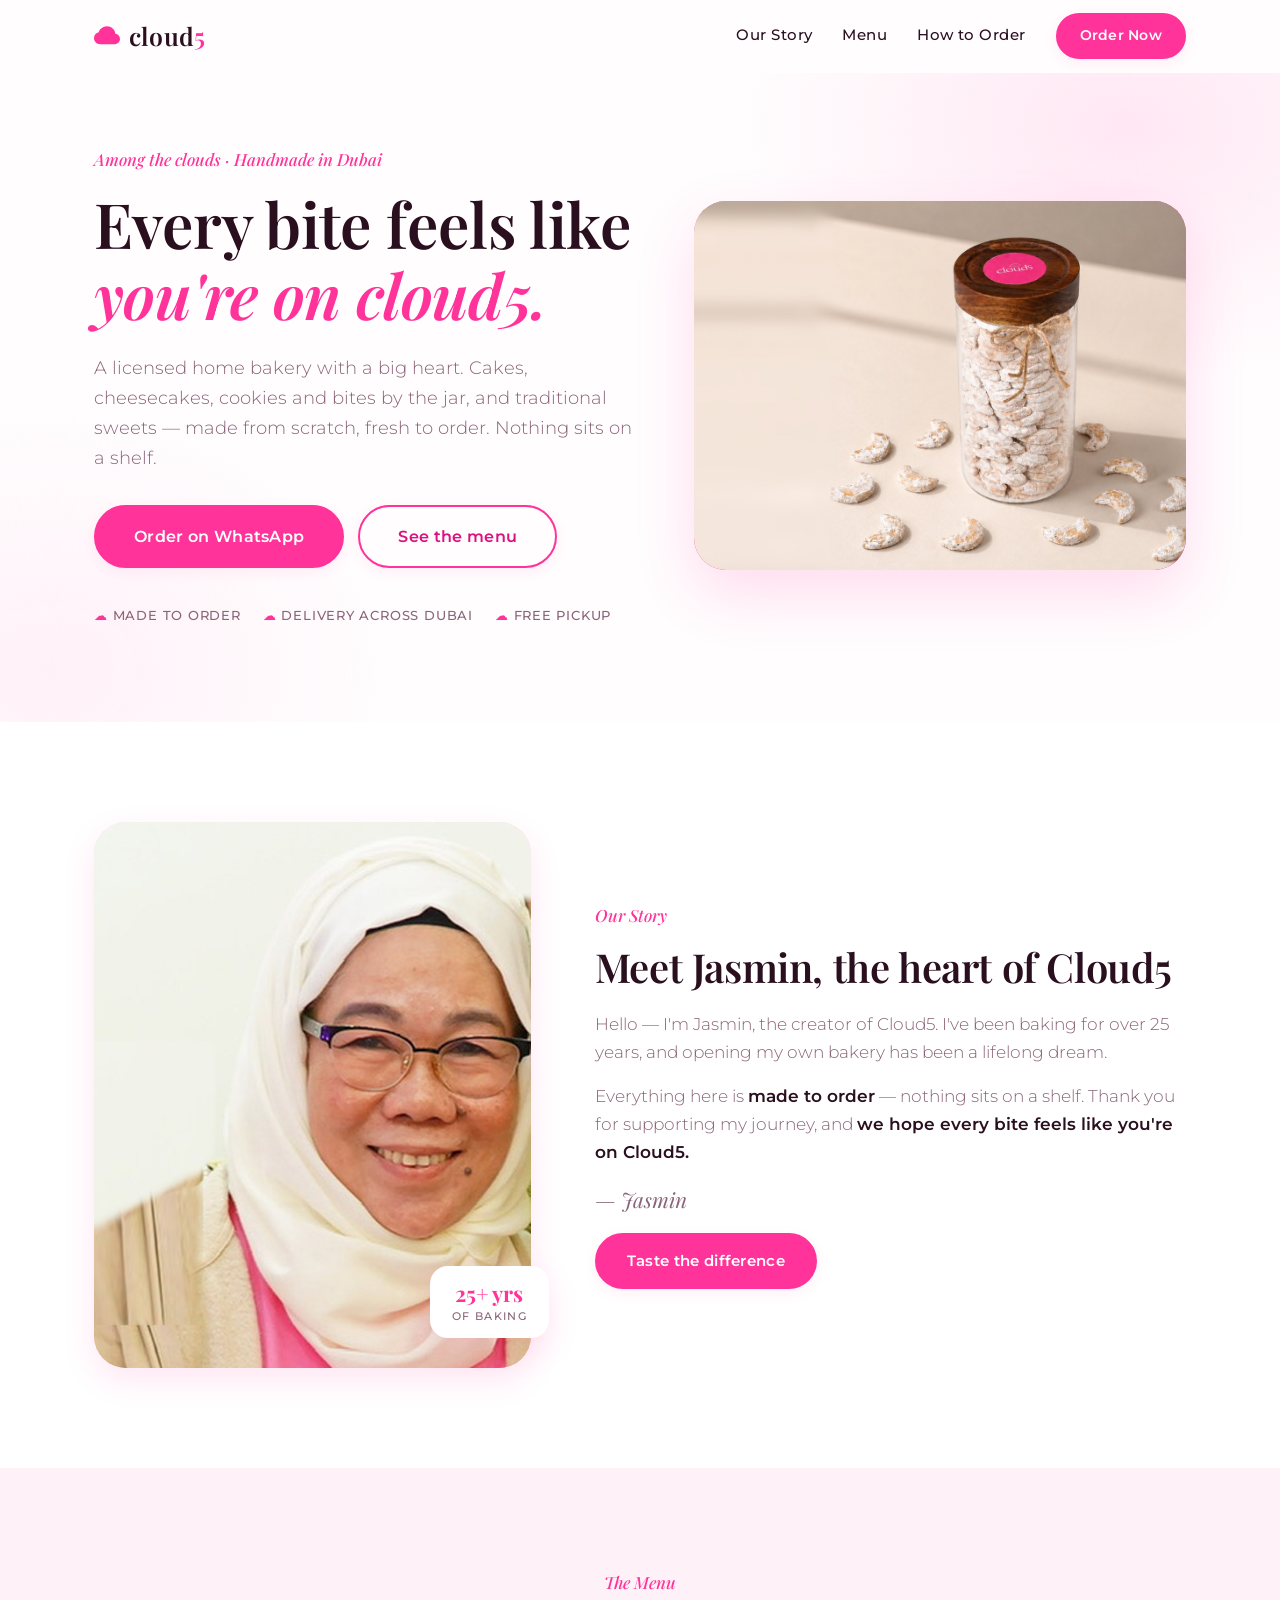
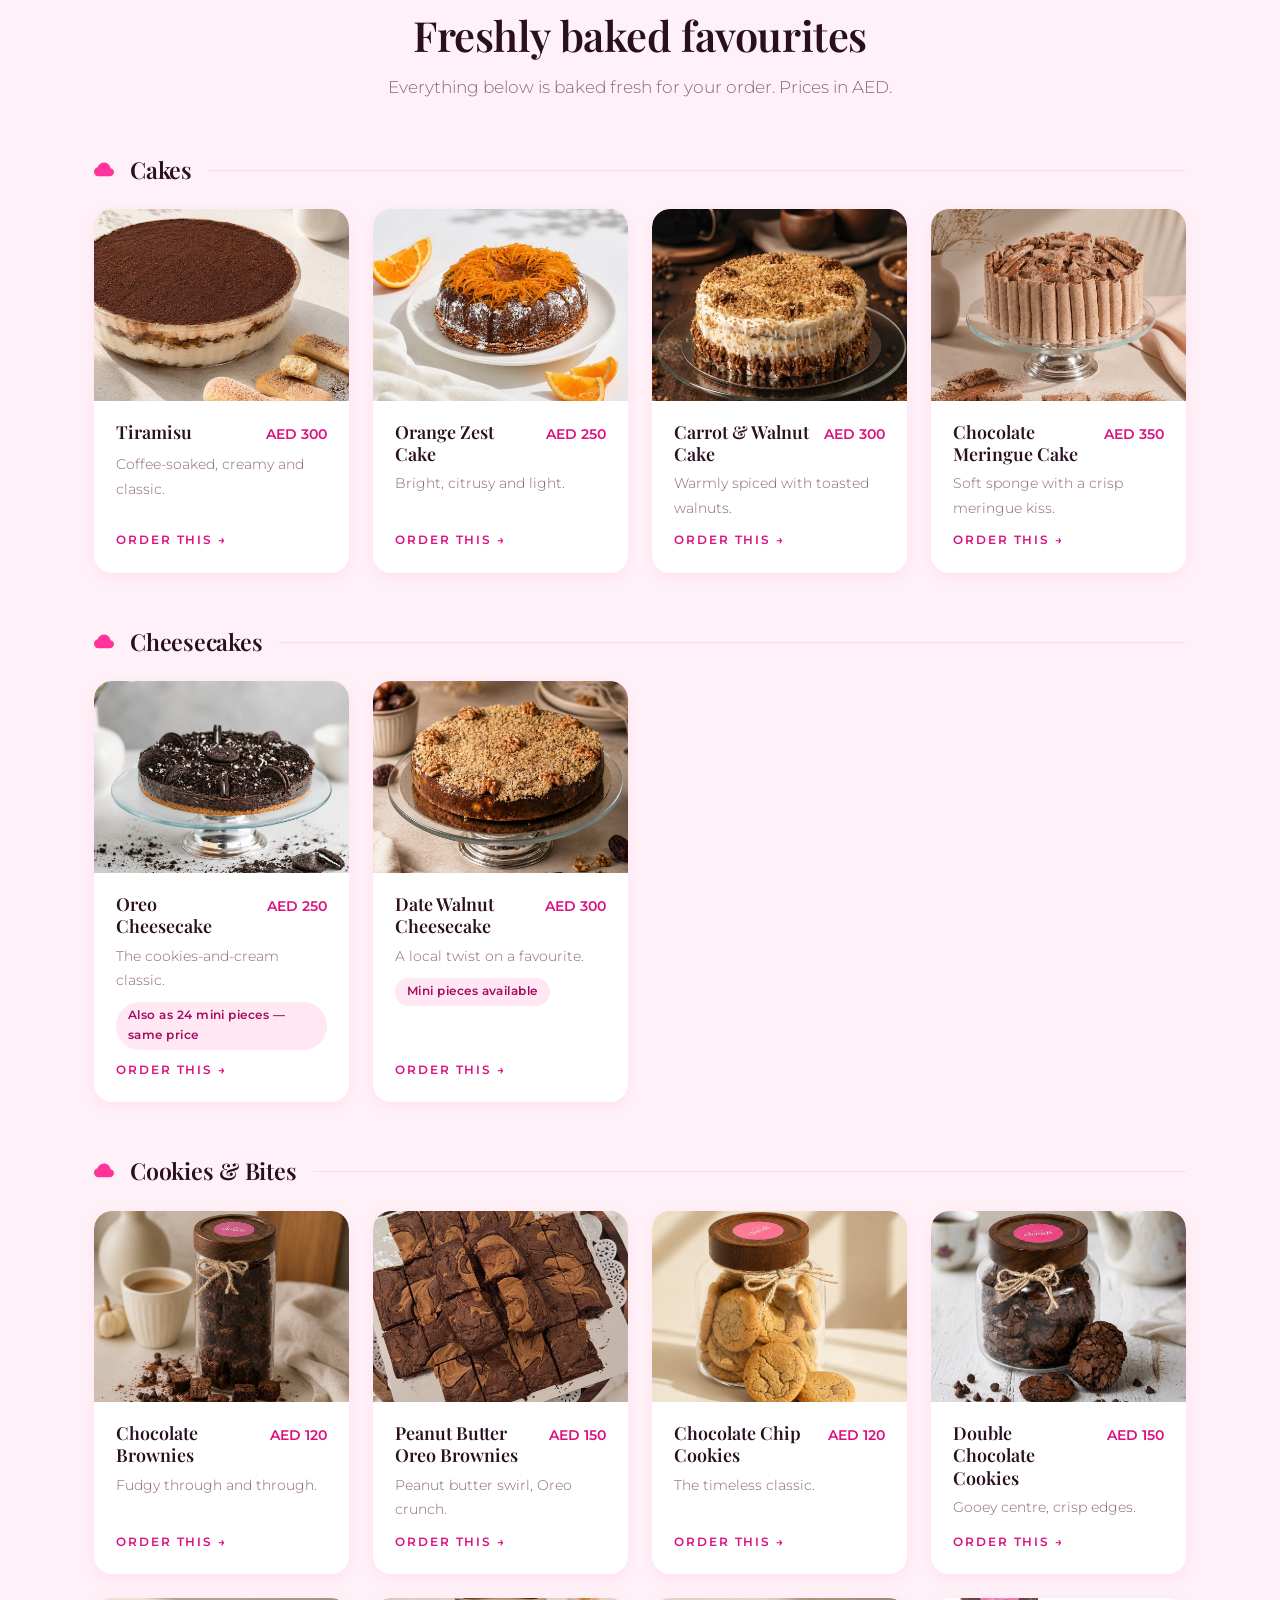
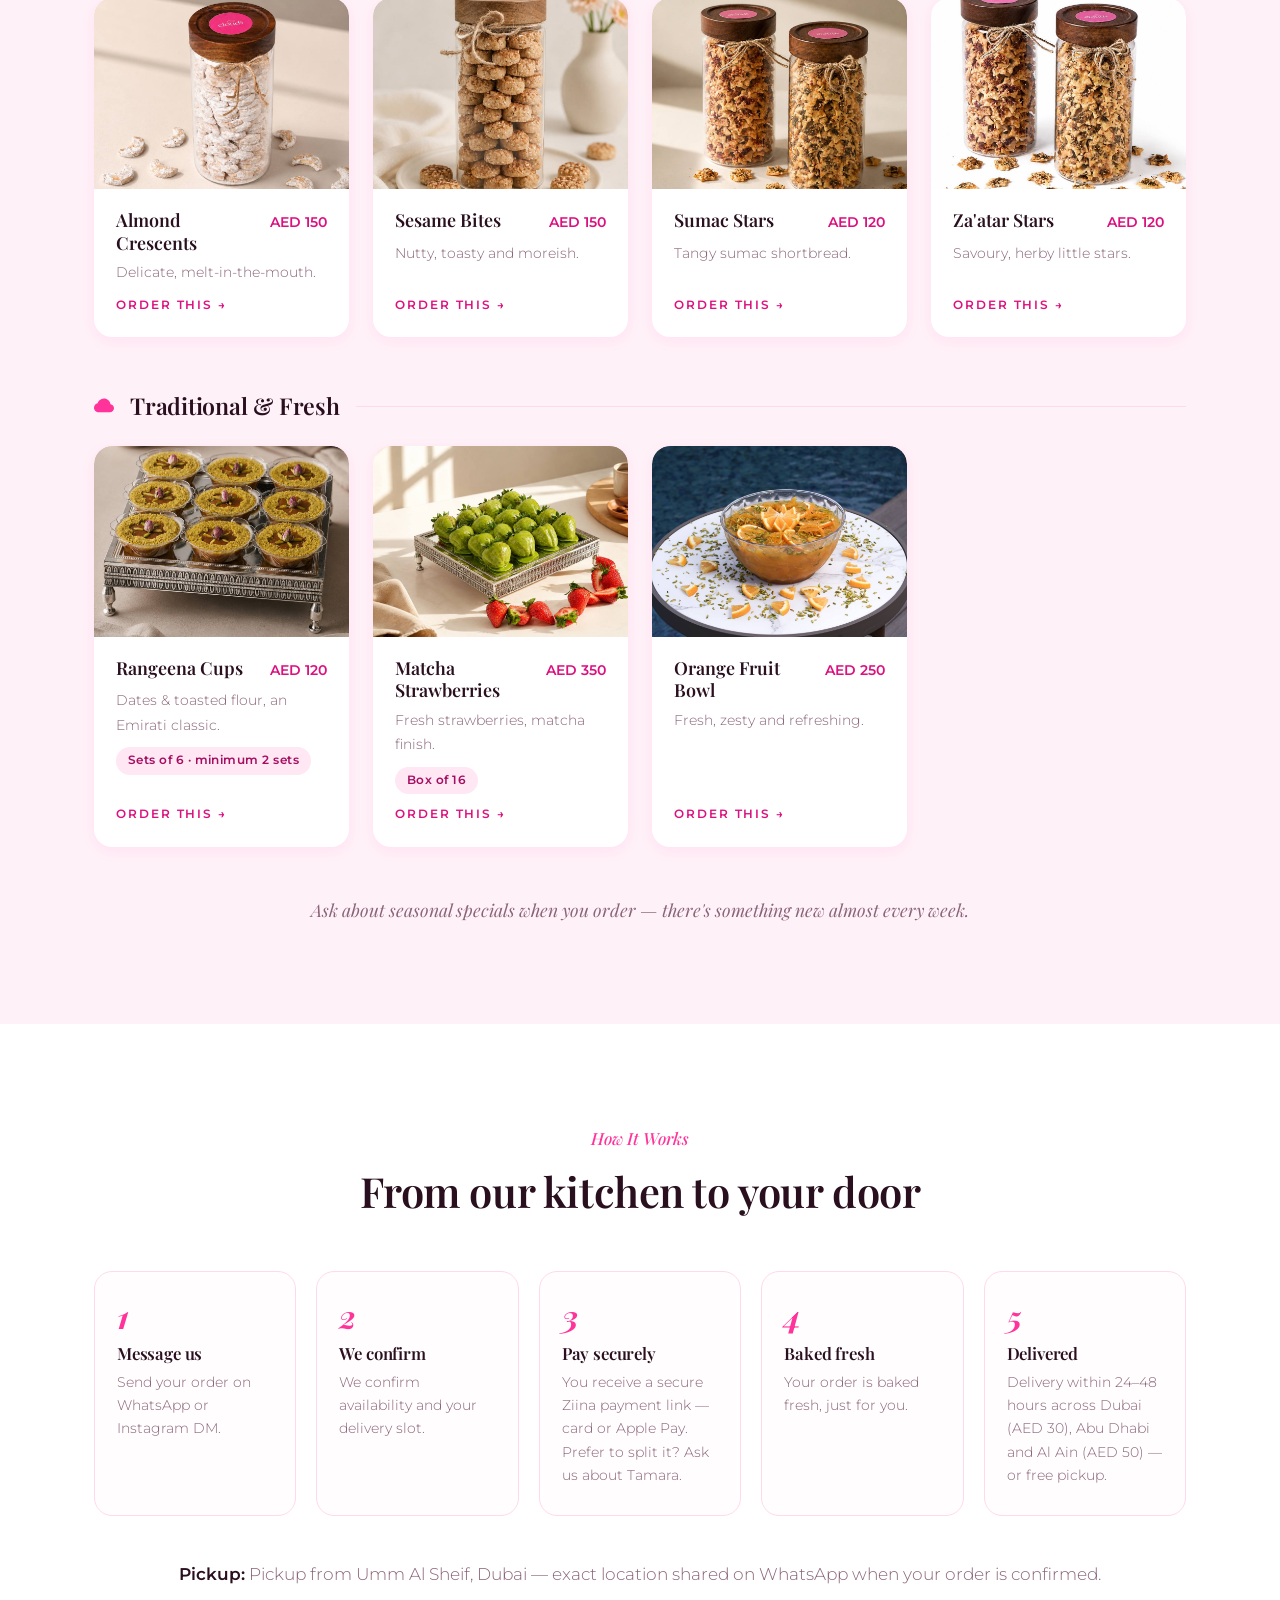
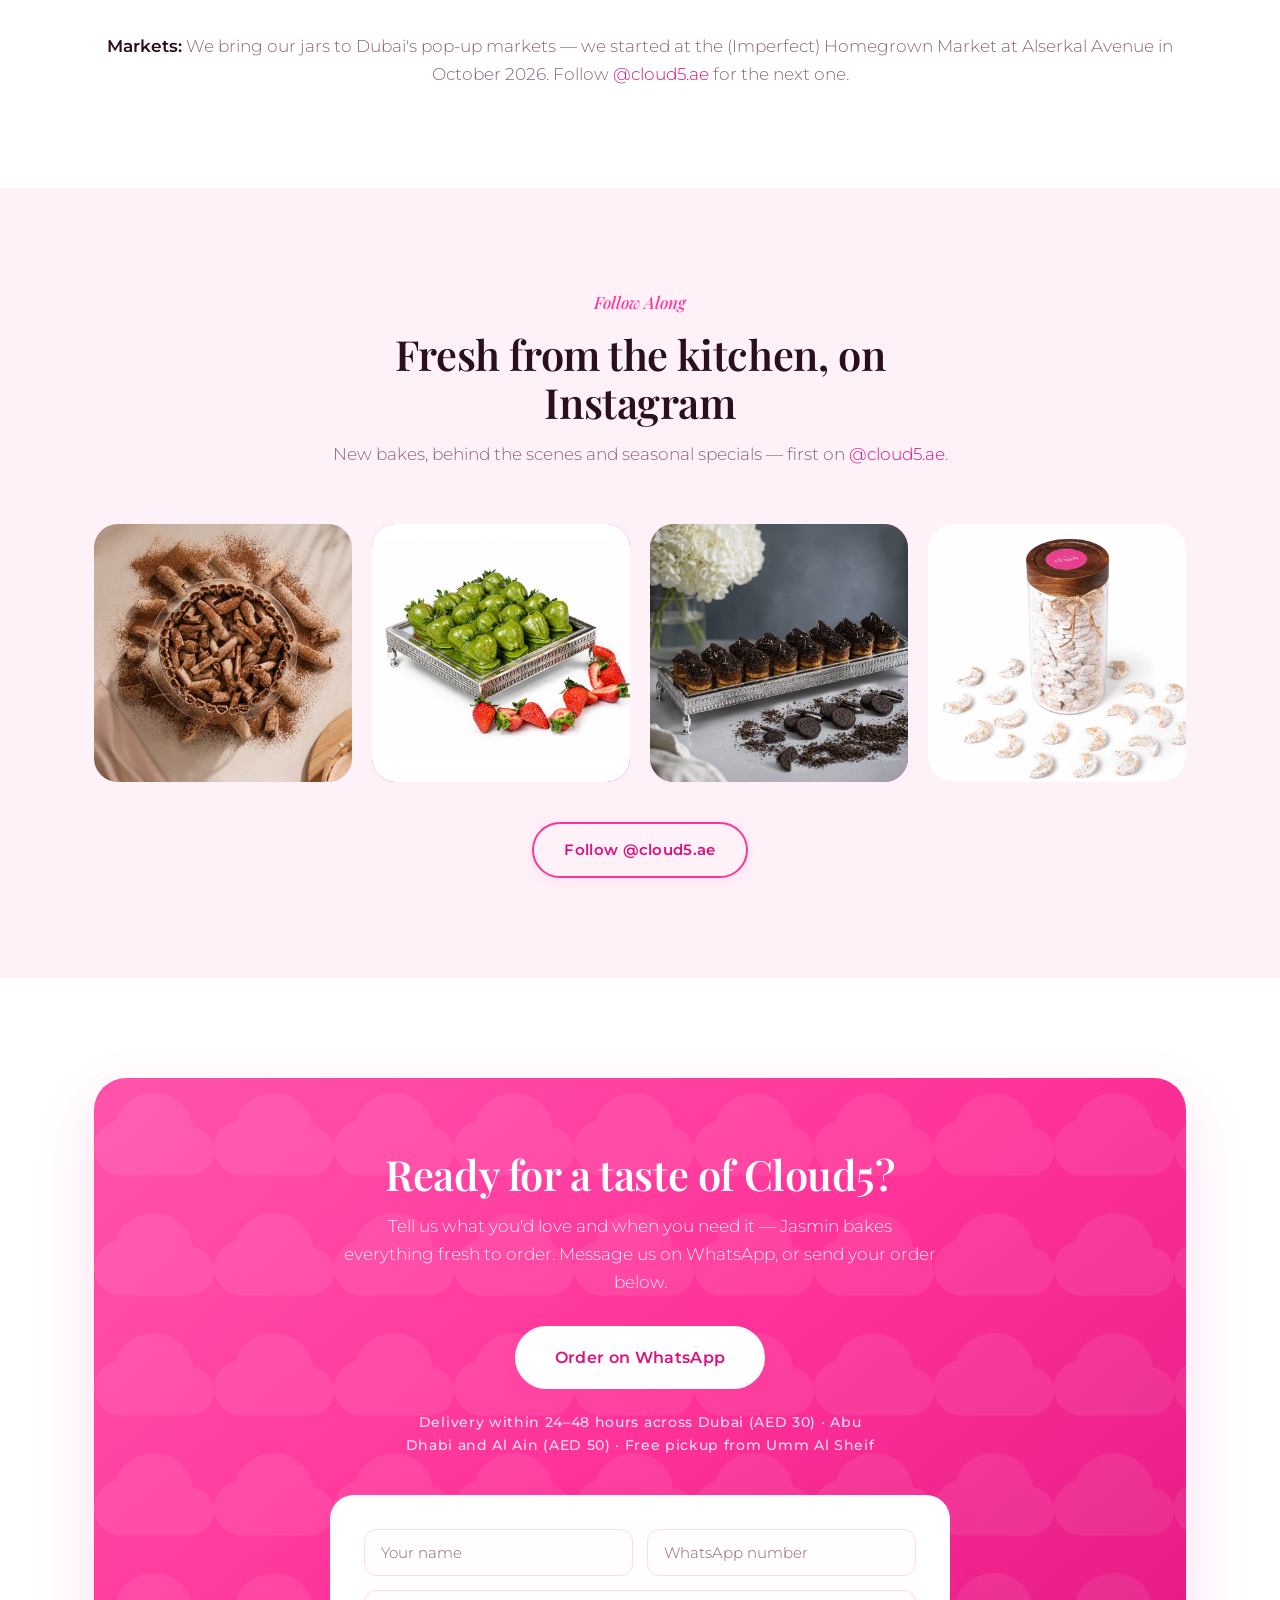
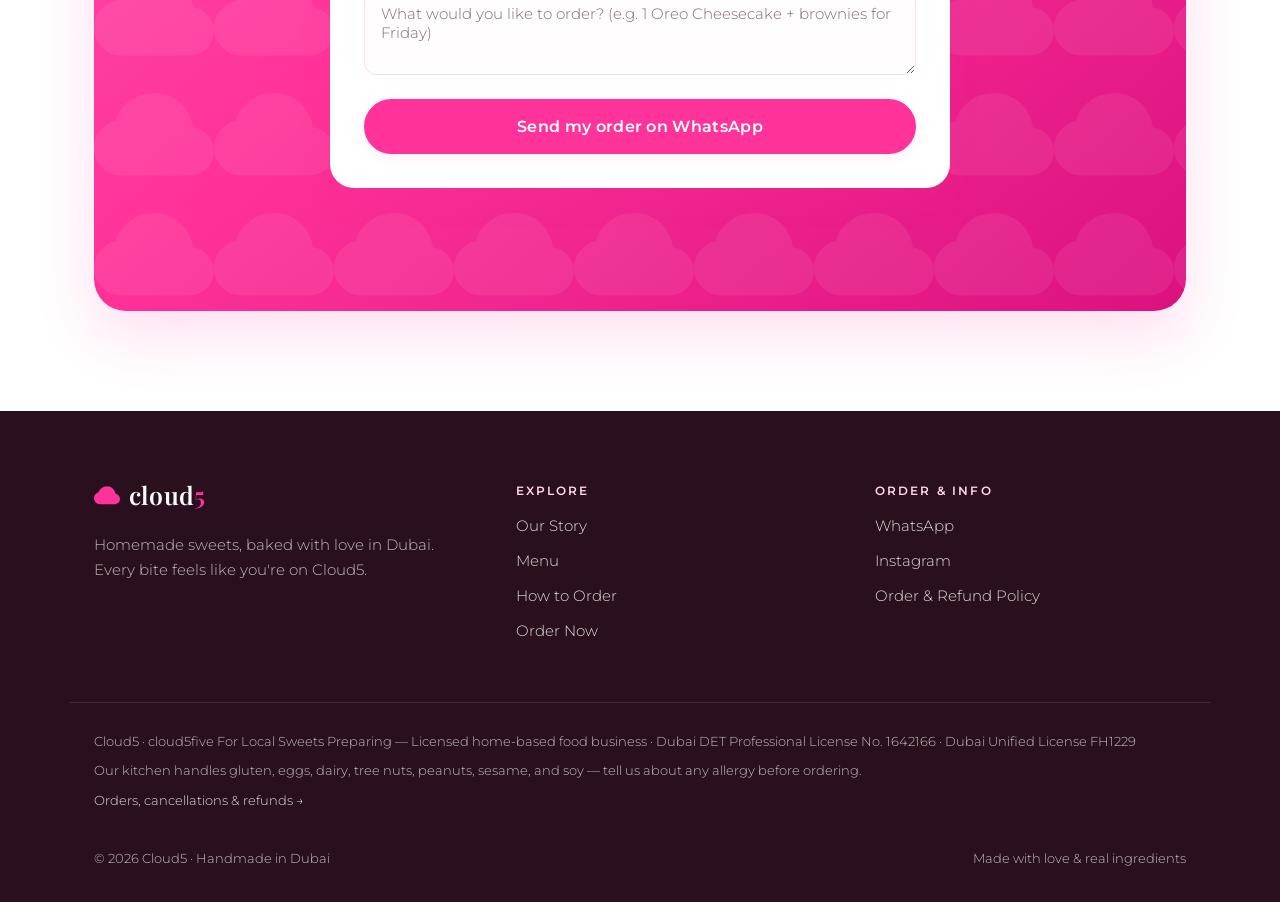
<file: index.html>
<!DOCTYPE html>
<html lang="en">
<head>
  <meta charset="UTF-8" />
  <meta name="viewport" content="width=device-width, initial-scale=1.0" />
  <title>Cloud5 — Homemade Sweets, Baked with Love in Dubai</title>
  <meta name="description" content="Cloud5 is a licensed home bakery by Jasmin — cakes, cheesecakes, cookies and traditional sweets made fresh to order in Dubai. Every bite feels like you're on Cloud5." />
  <link rel="canonical" href="https://cloud5.ae/" />
  <meta property="og:title" content="Cloud5 — Homemade Sweets, Baked with Love in Dubai" />
  <meta property="og:description" content="Cakes, cheesecakes, cookies and traditional sweets made fresh to order in Dubai. Every bite feels like you're on Cloud5." />
  <meta property="og:type" content="website" />
  <meta property="og:url" content="https://cloud5.ae/" />
  <meta property="og:image" content="https://cloud5.ae/assets/img/og-cover.jpg" />
  <meta property="og:image:width" content="1122" />
  <meta property="og:image:height" content="589" />
  <meta name="twitter:card" content="summary_large_image" />
  <link rel="preconnect" href="https://fonts.googleapis.com" />
  <link rel="preconnect" href="https://fonts.gstatic.com" crossorigin />
  <link href="https://fonts.googleapis.com/css2?family=Playfair+Display:ital,wght@0,400;0,500;0,600;0,700;1,400;1,500;1,700&family=Montserrat:wght@300;400;500;600&display=swap" rel="stylesheet" />
  <link rel="stylesheet" href="styles.css" />
  <link rel="icon" href="data:image/svg+xml,%3Csvg xmlns='http://www.w3.org/2000/svg' viewBox='0 0 64 64'%3E%3Crect width='64' height='64' rx='14' fill='%23FF3399'/%3E%3Cpath transform='translate(8 10) scale(3)' fill='%23FFFFFF' d='M4.406 3.342A5.53 5.53 0 0 1 8 2c2.69 0 4.923 2 5.166 4.579C14.758 6.804 16 8.137 16 9.773 16 11.569 14.502 13 12.687 13H3.781C1.708 13 0 11.366 0 9.318c0-1.763 1.266-3.223 2.942-3.593.143-.863.698-1.723 1.464-2.383z'/%3E%3C/svg%3E" />
  <script type="application/ld+json">
  {
    "@context": "https://schema.org",
    "@type": "Bakery",
    "name": "Cloud5",
    "url": "https://cloud5.ae/",
    "servesCuisine": "Desserts",
    "priceRange": "AED 120-350",
    "paymentAccepted": "Credit Card, Apple Pay, Tamara",
    "address": {
      "@type": "PostalAddress",
      "addressLocality": "Dubai",
      "addressCountry": "AE"
    },
    "sameAs": ["https://www.instagram.com/cloud5.ae/"]
  }
  </script>
</head>
<body>
  <a class="skip" href="#main">Skip to content</a>

  <!-- Navigation -->
  <header class="nav" id="nav">
    <div class="container nav__inner">
      <a href="#top" class="brand" aria-label="Cloud5 — home">
        <svg class="brand__cloud" viewBox="0 0 16 16" aria-hidden="true" focusable="false"><path d="M4.406 3.342A5.53 5.53 0 0 1 8 2c2.69 0 4.923 2 5.166 4.579C14.758 6.804 16 8.137 16 9.773 16 11.569 14.502 13 12.687 13H3.781C1.708 13 0 11.366 0 9.318c0-1.763 1.266-3.223 2.942-3.593.143-.863.698-1.723 1.464-2.383z"/></svg>
        <span class="brand__name">cloud<em>5</em></span>
      </a>
      <nav class="nav__links" id="navLinks" aria-label="Main navigation">
        <a href="#story">Our Story</a>
        <a href="#menu">Menu</a>
        <a href="#how">How to Order</a>
        <a href="#order" class="btn btn--sm">Order Now</a>
      </nav>
      <button class="nav__toggle" id="navToggle" aria-label="Toggle menu" aria-expanded="false" aria-controls="navLinks">
        <span></span><span></span><span></span>
      </button>
    </div>
  </header>

  <main id="main">
    <!-- Hero -->
    <section class="hero" id="top">
      <div class="container hero__inner">
        <div class="hero__text">
          <span class="eyebrow">Among the clouds · Handmade in Dubai</span>
          <h1 class="hero__title">Every bite feels like <span class="accent">you're on cloud5.</span></h1>
          <p class="hero__sub">A licensed home bakery with a big heart. Cakes, cheesecakes, cookies and bites by the jar, and traditional sweets — made from scratch, fresh to order. Nothing sits on a shelf.</p>
          <div class="hero__cta">
            <a class="btn btn--lg" data-wa href="#order" target="_blank" rel="noopener">Order on WhatsApp</a>
            <a class="btn btn--ghost btn--lg" href="#menu">See the menu</a>
          </div>
          <div class="hero__meta">
            <span>Made to order</span>
            <span>Delivery across Dubai</span>
            <span>Free pickup</span>
          </div>
        </div>
        <div class="hero__media">
          <div class="ph ph--bold ph--hero has-media" data-media-slot="hero"><img src="assets/img/hero-almond-crescents.jpg?v=2" alt="A jar of Cloud5 almond crescents with cookies scattered around it" width="1122" height="842" loading="eager" fetchpriority="high" /></div>
        </div>
      </div>
    </section>

    <!-- Story -->
    <section class="story" id="story">
      <div class="container story__grid">
        <div class="story__media">
          <div class="ph ph--story has-media" data-media-slot="story"><img src="assets/img/story-jasmin.jpg" alt="Jasmin, the baker behind Cloud5" width="800" height="1000" loading="lazy" decoding="async" /></div>
          <div class="story__badge">25+ yrs<small>of baking</small></div>
        </div>
        <div class="story__text">
          <span class="eyebrow">Our Story</span>
          <h2>Meet Jasmin, the heart of Cloud5</h2>
          <p>Hello — I'm Jasmin, the creator of Cloud5. I've been baking for over 25 years, and opening my own bakery has been a lifelong dream.</p>
          <p>Everything here is <strong>made to order</strong> — nothing sits on a shelf. Thank you for supporting my journey, and <strong>we hope every bite feels like you're on Cloud5.</strong></p>
          <p class="story__sign">— Jasmin</p>
          <a href="#order" class="btn">Taste the difference</a>
        </div>
      </div>
    </section>

    <!-- Menu -->
    <section class="menu" id="menu">
      <div class="container">
        <div class="section-head">
          <span class="eyebrow">The Menu</span>
          <h2>Freshly baked favourites</h2>
          <p>Everything below is baked fresh for your order. Prices in AED.</p>
        </div>

        <div class="menu__group">
          <h3 class="menu__cat"><svg class="cat__cloud" viewBox="0 0 16 16" aria-hidden="true" focusable="false"><path d="M4.406 3.342A5.53 5.53 0 0 1 8 2c2.69 0 4.923 2 5.166 4.579C14.758 6.804 16 8.137 16 9.773 16 11.569 14.502 13 12.687 13H3.781C1.708 13 0 11.366 0 9.318c0-1.763 1.266-3.223 2.942-3.593.143-.863.698-1.723 1.464-2.383z"/></svg>Cakes</h3>
          <div class="menu__grid">
            <article class="item">
              <div class="ph ph--menu has-media" data-media-slot="menu-tiramisu"><img src="assets/img/menu-tiramisu.jpg" alt="Tiramisu dusted with cocoa" width="1000" height="750" loading="lazy" decoding="async" /></div>
              <div class="item__body"><div class="item__head"><h4>Tiramisu</h4><span class="item__price">AED 300</span></div><p>Coffee-soaked, creamy and classic.</p><a class="item__order" data-wa data-wa-item="Tiramisu" href="#order" target="_blank" rel="noopener">Order this &rarr;</a></div>
            </article>
            <article class="item">
              <div class="ph ph--menu has-media" data-media-slot="menu-orange-zest-cake"><img src="assets/img/menu-orange-zest-cake.jpg" alt="Orange zest cake with candied orange" width="1000" height="750" loading="lazy" decoding="async" /></div>
              <div class="item__body"><div class="item__head"><h4>Orange Zest Cake</h4><span class="item__price">AED 250</span></div><p>Bright, citrusy and light.</p><a class="item__order" data-wa data-wa-item="Orange Zest Cake" href="#order" target="_blank" rel="noopener">Order this &rarr;</a></div>
            </article>
            <article class="item">
              <div class="ph ph--menu has-media" data-media-slot="menu-carrot-walnut-cake"><img src="assets/img/menu-carrot-walnut-cake.jpg" alt="Carrot and walnut cake" width="1000" height="750" loading="lazy" decoding="async" /></div>
              <div class="item__body"><div class="item__head"><h4>Carrot &amp; Walnut Cake</h4><span class="item__price">AED 300</span></div><p>Warmly spiced with toasted walnuts.</p><a class="item__order" data-wa data-wa-item="Carrot &amp; Walnut Cake" href="#order" target="_blank" rel="noopener">Order this &rarr;</a></div>
            </article>
            <article class="item">
              <div class="ph ph--menu has-media" data-media-slot="menu-chocolate-meringue-cake"><img src="assets/img/menu-chocolate-meringue-cake.jpg" alt="Chocolate meringue cake" width="1000" height="750" loading="lazy" decoding="async" /></div>
              <div class="item__body"><div class="item__head"><h4>Chocolate Meringue Cake</h4><span class="item__price">AED 350</span></div><p>Soft sponge with a crisp meringue kiss.</p><a class="item__order" data-wa data-wa-item="Chocolate Meringue Cake" href="#order" target="_blank" rel="noopener">Order this &rarr;</a></div>
            </article>
          </div>
        </div>

        <div class="menu__group">
          <h3 class="menu__cat"><svg class="cat__cloud" viewBox="0 0 16 16" aria-hidden="true" focusable="false"><path d="M4.406 3.342A5.53 5.53 0 0 1 8 2c2.69 0 4.923 2 5.166 4.579C14.758 6.804 16 8.137 16 9.773 16 11.569 14.502 13 12.687 13H3.781C1.708 13 0 11.366 0 9.318c0-1.763 1.266-3.223 2.942-3.593.143-.863.698-1.723 1.464-2.383z"/></svg>Cheesecakes</h3>
          <div class="menu__grid">
            <article class="item">
              <div class="ph ph--menu has-media" data-media-slot="menu-oreo-cheesecake"><img src="assets/img/menu-oreo-cheesecake.jpg" alt="Oreo cheesecake" width="1000" height="750" loading="lazy" decoding="async" /></div>
              <div class="item__body"><div class="item__head"><h4>Oreo Cheesecake</h4><span class="item__price">AED 250</span></div><p>The cookies-and-cream classic.</p><span class="item__note">Also as 24 mini pieces — same price</span><a class="item__order" data-wa data-wa-item="Oreo Cheesecake" href="#order" target="_blank" rel="noopener">Order this &rarr;</a></div>
            </article>
            <article class="item">
              <div class="ph ph--menu has-media" data-media-slot="menu-date-walnut-cheesecake"><img src="assets/img/menu-date-walnut-cheesecake.jpg" alt="Date and walnut cheesecake" width="1000" height="750" loading="lazy" decoding="async" /></div>
              <div class="item__body"><div class="item__head"><h4>Date Walnut Cheesecake</h4><span class="item__price">AED 300</span></div><p>A local twist on a favourite.</p><span class="item__note">Mini pieces available</span><a class="item__order" data-wa data-wa-item="Date Walnut Cheesecake" href="#order" target="_blank" rel="noopener">Order this &rarr;</a></div>
            </article>
          </div>
        </div>

        <div class="menu__group">
          <h3 class="menu__cat"><svg class="cat__cloud" viewBox="0 0 16 16" aria-hidden="true" focusable="false"><path d="M4.406 3.342A5.53 5.53 0 0 1 8 2c2.69 0 4.923 2 5.166 4.579C14.758 6.804 16 8.137 16 9.773 16 11.569 14.502 13 12.687 13H3.781C1.708 13 0 11.366 0 9.318c0-1.763 1.266-3.223 2.942-3.593.143-.863.698-1.723 1.464-2.383z"/></svg>Cookies &amp; Bites</h3>
          <div class="menu__grid">
            <article class="item">
              <div class="ph ph--menu has-media" data-media-slot="menu-chocolate-brownies"><img src="assets/img/menu-chocolate-brownies.jpg" alt="Fudgy chocolate brownies" width="1000" height="750" loading="lazy" decoding="async" /></div>
              <div class="item__body"><div class="item__head"><h4>Chocolate Brownies</h4><span class="item__price">AED 120</span></div><p>Fudgy through and through.</p><a class="item__order" data-wa data-wa-item="Chocolate Brownies" href="#order" target="_blank" rel="noopener">Order this &rarr;</a></div>
            </article>
            <article class="item">
              <div class="ph ph--menu has-media" data-media-slot="menu-peanut-butter-oreo-brownies"><img src="assets/img/menu-peanut-butter-oreo-brownies.jpg" alt="Peanut butter Oreo brownies with a peanut butter swirl" width="1000" height="750" loading="lazy" decoding="async" /></div>
              <div class="item__body"><div class="item__head"><h4>Peanut Butter Oreo Brownies</h4><span class="item__price">AED 150</span></div><p>Peanut butter swirl, Oreo crunch.</p><a class="item__order" data-wa data-wa-item="Peanut Butter Oreo Brownies" href="#order" target="_blank" rel="noopener">Order this &rarr;</a></div>
            </article>
            <article class="item">
              <div class="ph ph--menu has-media" data-media-slot="menu-chocolate-chip-cookies"><img src="assets/img/menu-chocolate-chip-cookies.jpg" alt="Chocolate chip cookies" width="1000" height="750" loading="lazy" decoding="async" /></div>
              <div class="item__body"><div class="item__head"><h4>Chocolate Chip Cookies</h4><span class="item__price">AED 120</span></div><p>The timeless classic.</p><a class="item__order" data-wa data-wa-item="Chocolate Chip Cookies" href="#order" target="_blank" rel="noopener">Order this &rarr;</a></div>
            </article>
            <article class="item">
              <div class="ph ph--menu has-media" data-media-slot="menu-double-chocolate-cookies"><img src="assets/img/menu-double-chocolate-cookies.jpg" alt="Double chocolate cookies" width="1000" height="750" loading="lazy" decoding="async" /></div>
              <div class="item__body"><div class="item__head"><h4>Double Chocolate Cookies</h4><span class="item__price">AED 150</span></div><p>Gooey centre, crisp edges.</p><a class="item__order" data-wa data-wa-item="Double Chocolate Cookies" href="#order" target="_blank" rel="noopener">Order this &rarr;</a></div>
            </article>
            <article class="item">
              <div class="ph ph--menu has-media" data-media-slot="menu-almond-crescents"><img src="assets/img/menu-almond-crescents.jpg" alt="Almond crescent cookies" width="1000" height="750" loading="lazy" decoding="async" /></div>
              <div class="item__body"><div class="item__head"><h4>Almond Crescents</h4><span class="item__price">AED 150</span></div><p>Delicate, melt-in-the-mouth.</p><a class="item__order" data-wa data-wa-item="Almond Crescents" href="#order" target="_blank" rel="noopener">Order this &rarr;</a></div>
            </article>
            <article class="item">
              <div class="ph ph--menu has-media" data-media-slot="menu-sesame-bites"><img src="assets/img/menu-sesame-bites.jpg" alt="Sesame bites" width="1000" height="750" loading="lazy" decoding="async" /></div>
              <div class="item__body"><div class="item__head"><h4>Sesame Bites</h4><span class="item__price">AED 150</span></div><p>Nutty, toasty and moreish.</p><a class="item__order" data-wa data-wa-item="Sesame Bites" href="#order" target="_blank" rel="noopener">Order this &rarr;</a></div>
            </article>
            <article class="item">
              <div class="ph ph--menu has-media" data-media-slot="menu-sumac-stars"><img src="assets/img/menu-sumac-stars.jpg" alt="Sumac star crackers in a glass jar" width="1000" height="750" loading="lazy" decoding="async" /></div>
              <div class="item__body"><div class="item__head"><h4>Sumac Stars</h4><span class="item__price">AED 120</span></div><p>Tangy sumac shortbread.</p><a class="item__order" data-wa data-wa-item="Sumac Stars" href="#order" target="_blank" rel="noopener">Order this &rarr;</a></div>
            </article>
            <article class="item">
              <div class="ph ph--menu has-media" data-media-slot="menu-zaatar-stars"><img src="assets/img/menu-zaatar-stars.jpg" alt="Za'atar star crackers in a glass jar" width="1000" height="750" loading="lazy" decoding="async" /></div>
              <div class="item__body"><div class="item__head"><h4>Za'atar Stars</h4><span class="item__price">AED 120</span></div><p>Savoury, herby little stars.</p><a class="item__order" data-wa data-wa-item="Za'atar Stars" href="#order" target="_blank" rel="noopener">Order this &rarr;</a></div>
            </article>
          </div>
        </div>

        <div class="menu__group">
          <h3 class="menu__cat"><svg class="cat__cloud" viewBox="0 0 16 16" aria-hidden="true" focusable="false"><path d="M4.406 3.342A5.53 5.53 0 0 1 8 2c2.69 0 4.923 2 5.166 4.579C14.758 6.804 16 8.137 16 9.773 16 11.569 14.502 13 12.687 13H3.781C1.708 13 0 11.366 0 9.318c0-1.763 1.266-3.223 2.942-3.593.143-.863.698-1.723 1.464-2.383z"/></svg>Traditional &amp; Fresh</h3>
          <div class="menu__grid">
            <article class="item">
              <div class="ph ph--menu has-media" data-media-slot="menu-rangeena-cups"><img src="assets/img/menu-rangeena-cups.jpg" alt="Rangeena date cups, an Emirati classic" width="1000" height="750" loading="lazy" decoding="async" /></div>
              <div class="item__body"><div class="item__head"><h4>Rangeena Cups</h4><span class="item__price">AED 120</span></div><p>Dates &amp; toasted flour, an Emirati classic.</p><span class="item__note">Sets of 6 · minimum 2 sets</span><a class="item__order" data-wa data-wa-item="Rangeena Cups" href="#order" target="_blank" rel="noopener">Order this &rarr;</a></div>
            </article>
            <article class="item">
              <div class="ph ph--menu has-media" data-media-slot="menu-matcha-strawberries"><img src="assets/img/menu-matcha-strawberries.jpg" alt="Matcha-dipped strawberries" width="1000" height="750" loading="lazy" decoding="async" /></div>
              <div class="item__body"><div class="item__head"><h4>Matcha Strawberries</h4><span class="item__price">AED 350</span></div><p>Fresh strawberries, matcha finish.</p><span class="item__note">Box of 16</span><a class="item__order" data-wa data-wa-item="Matcha Strawberries" href="#order" target="_blank" rel="noopener">Order this &rarr;</a></div>
            </article>
            <article class="item">
              <div class="ph ph--menu has-media" data-media-slot="menu-orange-fruit-bowl"><img src="assets/img/menu-orange-fruit-bowl.jpg" alt="Fresh orange fruit bowl" width="1000" height="750" loading="lazy" decoding="async" /></div>
              <div class="item__body"><div class="item__head"><h4>Orange Fruit Bowl</h4><span class="item__price">AED 250</span></div><p>Fresh, zesty and refreshing.</p><a class="item__order" data-wa data-wa-item="Orange Fruit Bowl" href="#order" target="_blank" rel="noopener">Order this &rarr;</a></div>
            </article>
          </div>
        </div>

        <p class="menu__note">Ask about seasonal specials when you order — there's something new almost every week.</p>
      </div>
    </section>

    <!-- How ordering works -->
    <section class="how" id="how">
      <div class="container">
        <div class="section-head">
          <span class="eyebrow">How It Works</span>
          <h2>From our kitchen to your door</h2>
        </div>
        <div class="how__grid">
          <article class="step"><div class="step__num">1</div><h3>Message us</h3><p>Send your order on WhatsApp or Instagram DM.</p></article>
          <article class="step"><div class="step__num">2</div><h3>We confirm</h3><p>We confirm availability and your delivery slot.</p></article>
          <article class="step"><div class="step__num">3</div><h3>Pay securely</h3><p>You receive a secure Ziina payment link — card or Apple Pay. Prefer to split it? Ask us about Tamara.</p></article>
          <article class="step"><div class="step__num">4</div><h3>Baked fresh</h3><p>Your order is baked fresh, just for you.</p></article>
          <article class="step"><div class="step__num">5</div><h3>Delivered</h3><p>Delivery within 24&ndash;48 hours across Dubai (AED 30), Abu Dhabi and Al Ain (AED 50) — or free pickup.</p></article>
        </div>
        <p class="how__pickup"><strong>Pickup:</strong> Pickup from Umm Al Sheif, Dubai — exact location shared on WhatsApp when your order is confirmed.</p>
        <p class="how__pickup"><strong>Markets:</strong> We bring our jars to Dubai's pop-up markets — we started at the (Imperfect) Homegrown Market at Alserkal Avenue in October 2026. Follow <a href="https://www.instagram.com/cloud5.ae/" target="_blank" rel="noopener">@cloud5.ae</a> for the next one.</p>
      </div>
    </section>

    <!-- Instagram -->
    <section class="insta" id="instagram">
      <div class="container">
        <div class="section-head">
          <span class="eyebrow">Follow Along</span>
          <h2>Fresh from the kitchen, on Instagram</h2>
          <p>New bakes, behind the scenes and seasonal specials — first on <a href="https://www.instagram.com/cloud5.ae/" target="_blank" rel="noopener">@cloud5.ae</a>.</p>
        </div>
        <div class="insta__grid">
          <div class="ph ph--square has-media" data-media-slot="insta-1"><img src="assets/img/insta-1.jpg" alt="Chocolate meringue cake — from our Instagram" width="800" height="800" loading="lazy" decoding="async" /></div>
          <div class="ph ph--bold ph--square has-media" data-media-slot="insta-2"><img src="assets/img/insta-2.jpg" alt="Matcha strawberries — from our Instagram" width="800" height="800" loading="lazy" decoding="async" /></div>
          <div class="ph ph--bold ph--square has-media" data-media-slot="insta-3"><img src="assets/img/insta-3.jpg" alt="Mini Oreo cheesecakes — from our Instagram" width="800" height="800" loading="lazy" decoding="async" /></div>
          <div class="ph ph--square has-media" data-media-slot="insta-4"><img src="assets/img/insta-4.jpg" alt="Fresh from the Cloud5 kitchen — on Instagram" width="800" height="800" loading="lazy" decoding="async" /></div>
        </div>
        <div class="insta__cta">
          <a class="btn btn--ghost" href="https://www.instagram.com/cloud5.ae/" target="_blank" rel="noopener">Follow @cloud5.ae</a>
        </div>
      </div>
    </section>

    <!-- Order -->
    <section class="order" id="order">
      <div class="container">
        <div class="order__panel">
          <h2>Ready for a taste of Cloud5?</h2>
          <p>Tell us what you'd love and when you need it — Jasmin bakes everything fresh to order. Message us on WhatsApp, or send your order below.</p>
          <a class="btn btn--light btn--lg" data-wa href="#order" target="_blank" rel="noopener">Order on WhatsApp</a>
          <p class="order__delivery">Delivery within 24&ndash;48 hours across Dubai (AED 30) · Abu Dhabi and Al Ain (AED 50) · Free pickup from Umm Al Sheif</p>

          <form class="order__form" id="orderForm" novalidate>
            <div class="order__row">
              <input type="text" id="name" name="name" placeholder="Your name" aria-label="Your name" autocomplete="name" required />
              <input type="tel" id="phone" name="phone" placeholder="WhatsApp number" aria-label="WhatsApp number" autocomplete="tel" required />
            </div>
            <textarea id="details" name="details" rows="3" placeholder="What would you like to order? (e.g. 1 Oreo Cheesecake + brownies for Friday)" aria-label="Order details" required></textarea>
            <button type="submit" class="btn btn--lg btn--block">Send my order on WhatsApp</button>
          </form>
          <p class="order__note" id="formNote" role="status" aria-live="polite"></p>
        </div>
      </div>
    </section>
  </main>

  <!-- Footer -->
  <footer class="footer">
    <div class="container footer__inner">
      <div class="footer__brand">
        <a href="#top" class="brand" aria-label="Cloud5 — back to top">
          <svg class="brand__cloud" viewBox="0 0 16 16" aria-hidden="true" focusable="false"><path d="M4.406 3.342A5.53 5.53 0 0 1 8 2c2.69 0 4.923 2 5.166 4.579C14.758 6.804 16 8.137 16 9.773 16 11.569 14.502 13 12.687 13H3.781C1.708 13 0 11.366 0 9.318c0-1.763 1.266-3.223 2.942-3.593.143-.863.698-1.723 1.464-2.383z"/></svg>
          <span class="brand__name">cloud<em>5</em></span>
        </a>
        <p>Homemade sweets, baked with love in Dubai. Every bite feels like you're on Cloud5.</p>
      </div>
      <div class="footer__col">
        <h4>Explore</h4>
        <a href="#story">Our Story</a>
        <a href="#menu">Menu</a>
        <a href="#how">How to Order</a>
        <a href="#order">Order Now</a>
      </div>
      <div class="footer__col">
        <h4>Order &amp; Info</h4>
        <a data-wa href="#order" target="_blank" rel="noopener">WhatsApp</a>
        <a href="https://www.instagram.com/cloud5.ae/" target="_blank" rel="noopener">Instagram</a>
        <a href="policy.html">Order &amp; Refund Policy</a>
      </div>
    </div>
    <div class="container footer__legal">
      <p>Cloud5 · cloud5five For Local Sweets Preparing — Licensed home-based food business · Dubai DET Professional License No. 1642166 · Dubai Unified License FH1229</p>
      <p>Our kitchen handles gluten, eggs, dairy, tree nuts, peanuts, sesame, and soy — tell us about any allergy before ordering.</p>
      <p><a href="policy.html">Orders, cancellations &amp; refunds &rarr;</a></p>
    </div>
    <div class="container footer__bottom">
      <span>&copy; <span id="year"></span> Cloud5 · Handmade in Dubai</span>
      <span>Made with love &amp; real ingredients</span>
    </div>
  </footer>

  <script src="script.js"></script>
</body>
</html>
</file>
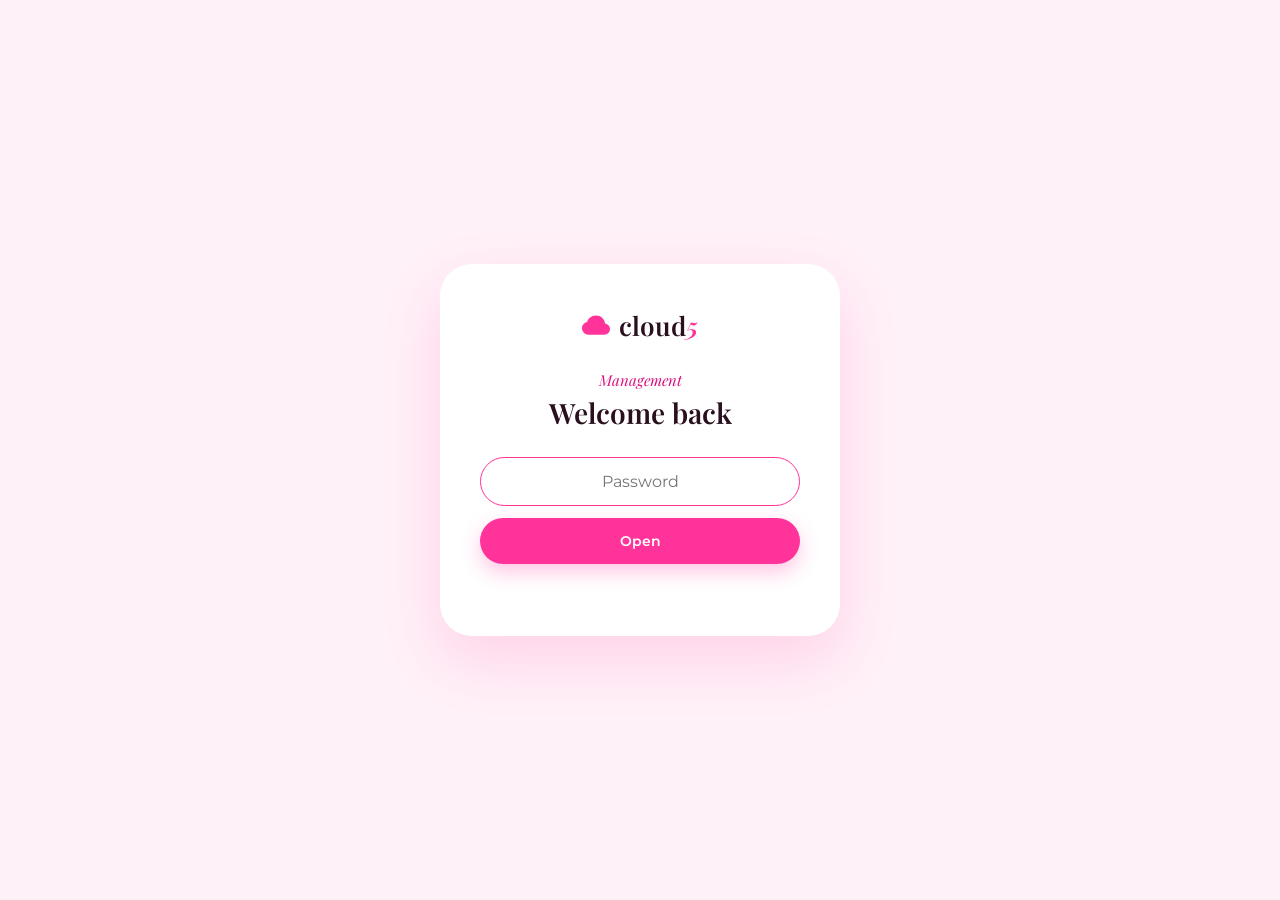
<file: management.html>
<!DOCTYPE html>
<html lang="en">
<head>
<meta charset="UTF-8" />
<meta name="viewport" content="width=device-width, initial-scale=1.0" />
<meta name="robots" content="noindex,nofollow" />
<title>Cloud5 — Management</title>
<link rel="preconnect" href="https://fonts.googleapis.com" />
<link rel="preconnect" href="https://fonts.gstatic.com" crossorigin />
<link href="https://fonts.googleapis.com/css2?family=Playfair+Display:ital,wght@0,600;1,500&family=Montserrat:wght@400;500;600&display=swap" rel="stylesheet" />
<style>
*{box-sizing:border-box;margin:0;padding:0}
body{min-height:100vh;display:flex;align-items:center;justify-content:center;padding:24px;background:#FFF1F8;color:#2A0F1F;font-family:"Montserrat",-apple-system,BlinkMacSystemFont,"Segoe UI",sans-serif;-webkit-font-smoothing:antialiased}
.box{background:#fff;border-radius:32px;box-shadow:0 24px 60px rgba(255,51,153,.16);padding:44px 40px 40px;width:min(400px,100%);text-align:center}
.brand{display:inline-flex;align-items:center;gap:9px;font-family:"Playfair Display",Georgia,serif;font-weight:600;font-size:26px}
.brand svg{width:28px;height:28px;fill:#FF3399}
.brand em{font-style:italic;color:#FF3399}
.eyebrow{display:block;font-family:"Playfair Display",Georgia,serif;font-style:italic;color:#DB1180;font-size:15px;margin-top:26px}
h1{font-family:"Playfair Display",Georgia,serif;font-weight:600;font-size:28px;margin-top:4px}
form{display:flex;flex-direction:column;gap:12px;margin-top:26px}
input{font:inherit;font-size:16px;padding:14px 18px;border:1.5px solid #FFD9EC;border-radius:999px;text-align:center;color:#2A0F1F;outline:none}
input:focus{border-color:#FF3399}
button{font:inherit;font-weight:600;font-size:14px;padding:14px 18px;border:0;border-radius:999px;background:#FF3399;color:#fff;cursor:pointer;box-shadow:0 8px 20px rgba(255,51,153,.28)}
button:disabled{opacity:.6}
#msg{min-height:20px;font-size:13px;color:#C2362F}
</style>
</head>
<body>
<div class="box">
  <div class="brand"><svg viewBox="0 0 16 16" aria-hidden="true"><path d="M4.406 3.342A5.53 5.53 0 0 1 8 2c2.69 0 4.923 2 5.166 4.579C14.758 6.804 16 8.137 16 9.773 16 11.569 14.502 13 12.687 13H3.781C1.708 13 0 11.366 0 9.318c0-1.763 1.266-3.223 2.942-3.593.143-.863.698-1.723 1.464-2.383z"/></svg><span>cloud<em>5</em></span></div>
  <span class="eyebrow">Management</span>
  <h1>Welcome back</h1>
  <form id="f" autocomplete="off">
    <input type="password" id="pw" aria-label="Password" placeholder="Password" required autofocus />
    <button type="submit" id="go">Open</button>
    <p id="msg" role="status" aria-live="polite"></p>
  </form>
</div>
<script>
// The page content is encrypted (AES-256-GCM, key derived from the password with
// PBKDF2-SHA256). Nothing readable is stored in this file or in the repository.
var DATA={"i":600000,"s":"tmnznQ2ckI4CZ/P4VUDH6Q==","v":"0ViZdBKvYx0EdfFi","c":"qKrVbGpVEYMC0ifI3ADCyZJOgwKxBKelxq76jatd2LWkBLFX8VcUw6s7CWlhKJ/z2nLG9dVOcVjDCIAk/6qgB1Hc+5pnvL+8x5GziJEEPJFY5dMNAXj2P0MxLXoQNis9I7+YYVO6Tr63smQMBLVnCwhyQCcBl9CL/WCVa3KtDgdlshhuYClbe4BRXT3/raB378Xo2/b33BLD98vzOaOvu746i6Vg6v6uGhLWS8h6QmP13DLBNcKcS+vRPLiBcC3cIaKJn6gJghq6zoYmsbb48T9SXVF8+V5lqIRZ7nNenT/0Rh6YgZJf3h58AjlcXDFM1n050TTeYAiTG1Eepl1SFDBjYXD9npIWP72zwY9bIRv9ENImkn/VhEzyPerrueAbRrjj61Wmtb+kgpYhG1GnhLGVM+Y55guTNO/UkWQQckLYqBsDoOEpx95K09Y1oTudAuL/5hUFl507dfhdqSgJZwaricpzXIU3BGQgurKcJFBEf0M6wBoaOtk8xwZkMv0POAq/pwGy7q4FlAETJqlO/ex5vSvmsTiJAAyiJ7d0zugOXdjtcJoZjnItXobA19L6tNjXTyQWaey5EOlfL+yQf0yplhfNNarwnmGcf7N1CHyByrQf1FZQ1K0s6K2d8xyLdcnJJzT9ZVktp6EtYEufuKkLnPiAGrsYG/YWZZ2PVLkawZ/uIXcbuGuot8HYW0Dwyu0ejs/6pVI9m78N93D6lR90lDsPKQvxaZVHYwKz/bY/1SSn85By99FBCQRLjxspaTmO4Ahvv2IwPALZmYjsRUTeImrfp71kzTfpRqEHcHv2jdinssdDXJdUKI45Yr5qP+FxdUr0TbIQylnFh8SIPoOQEMz9A7rf+Z6rMmMfCD7aoRu27fCfnONDsd+233m1F+4gWCADuSmwAbmE3CtOEd/2RbFGn2VLZrCnudDVldDoB9f33dwdtqPPuGpXqLt4u6cbKOB4WDKR+OxOXosks7qomKBF5qxE0uRcJ9QKbU+ijCJtbT2d+ZOu3yOeB15PulHK/BzO6AdOrkA9XZU1c0gWIa0HBi6hNAI8sld5T9F46zZ3CIwuyidX+cifDqhdfVqf+6U5rAZqnj1VBajL4Gpn6p5Ye9kS+7HTd0MiopYls82Ssl1ikqZQaPWtPj5sXcsgn4CqWNwpkF1Q/YwFhiha66LxWVE1wttTacywh1Pz0n6Lqql8ILbW7oC7PD9cPNX53/OT792RZkDeLnhRuZZagXUPAm9UfnY4GDAlek/[base64]/4rPKHzTM+9Qf1/47mtkXYMhIFiznBUoOF+Un2hX5mtqisAXNOdyD4O4YcvqJ6Ej/nuyg/cwCGHp0q/lrze3B/Wvxtt0fzu46OjlLRn/[base64]/SD28sqom9JOH7CAhj7K/IUcDXt+8z5nfGphcCWoqx29FzoZUpQFrdx53/CMGrGPjEhlY5DiRAQhM94FxBbwkEix6SRID8x62MI8wZWcivDLx2AD2ORhymjbOMA7DndB5MsN/M11kxErKY0K9EUmZQddMT1fqsW7O4iMDNS/cWCgK39VU+iq1olrf5pPkeQLsQjvwvfzmWEGt5d7rFf7m1LVPja4AO9aiMcIBkLHXKMzqLiSkOfkvhzuQtrMJ+eR5chFHfJCDObuHMKBID9N9+3Wwom9csworZ43OY/ffP9Yw0qsWz+xbbSb/YlnXTmGknEy6z56nsDBAj1mp/9B5BM5JD8kyb5g3ddnsDng7VIW+GCtscoCEyjbJiTahx6M6oQbFa4Cr81GLshLTlAMcl9DsN8lomI0YRZr4H53GP0IdgE8LhT2uxjJAwPn+HHavn0SeAWoyGgfP8kH6K5uOjyoW9/e2oH34mkg8mB14uD/AojQJX6MpnDkw0ws++EgN1WRV7Jz0XYdKvWtCn64GKFBsuX+YLKPrqRKf0mw9CEyhKQnIasw7PaceQ3s+HZrCYGZdvi2P2IMwp9Z10/Oxt6aZRc9icWHFZt3pvd8FCMZayy4W7aSj4uyajphXmM1WbMcPVcCe/zjUtd4T/L8WJhyXg32kt5LLnqmoOdmMA2on03i1nBzLUXg6C3fBqCMsahgVgoel+XwgvKgLd3jW2egbRgqkwiHAVfKMMFzwVe2ZqWg/5Yfr0uQ87C0aEV59M67Y0BcJhk7TiPYyUik8aAYV+OIgtOozcQBeaYo3DLs7tTHnJfKC2bxzTWKPAlzvmM8lYs/M8WvDMwJT5iEiEhlNq6RIPSHSPsmGAn82ITbivU7tPJUgPAX1+56OgNfR4Add4BwL5nO6oHunOZK8Q1A56FhHJT1G0U9Hi3x3/SHpbUk4xln0ly+MmfmG/q753eZeqeN8+UgS+tzxCwrMYqU/NrNl6oG9QcgropffAdQyiLZHgLCFJx4ad2AifgjA5RJBkuvsC4e7aX88aB1bjSmRIZdex9z8el8jU9o8MgH2vxVdE7cO8Lfupj39FDGc5u0Gh7+GSotzOHPVWecRGm8Efvfmz7/HP1LHG60oq14bYSPWP09mAUTSaEAvD3Cj+XzeaK5xbuXYznOjTZBf//mHajoa/XY2h/iSfHpTNA+TlNuPB/6/LJF9mpO6ynEXb6x1WD0uyan4LitQcopGlBRu7RE+u7klz+SQe8LKhgMh48+IXQTC8CcWOhmOJkMZeuHBgwAFewbEOPQnpSXmp/DABLR+Npwp7XMY2FJb4aipYJfVD0Eoy0vDbKOJjKv+t9Fb58BKcH606P8FrzLD6Xf1zvyMZ0hw+QDPSTVa0Ac+d0qpM+dd94p1YKt5IQOdtJz6C6xaaCgFh+/2NZtbvoLprHKZzouJU5JnSvs61vN9j0xSGoC0fxup9am3tpzsTi9bzyqifd3c1QjrcLVhO5o9gxFNUx/LMbkZ3OfruzJu8DyQUjOcDJmlCDlMPs63mAdPgTjmNkajsMs3hjmR+NRJuC3zcjIU6OxJ7/HLNY3Pzuno9P1IngsY1Dbem0bDskxMRvHLejV/zby06/UvefToGPQjhNiHp1h6cYftBIXxKL8ODyt/Gud9O5VpHMhTOqxNwdEZN4fOQSulRL+DvicW96ZQJZ4V56TEIeuKV0pI0tuhsXF1wK/TzubrNR9L8kLiJSUWByak5hjHFGg0Wr0qUAO9MMWZa51RpQvar97bOMRyFJ/07tBxA4caJ+nMRQ9rNk1e2dZ6odqYRthm8jXx+YLdMJPS1MeUMOaalFJ2XQMS/EfrDxwEER+xh6zO0Vtrc91UwDGkgQmrNQVfCxBDYeKU29BSCOWXyjNNXobr1sFfwa4U9ELa9EcpuhzOIxJ6edXZ2GS+e92M1gC0i0NJQxAQ90wvTuVUjXys+vkOtBMKaBN8FGE3i+p17u03pjzMEyEb6krOF2s1aCXUrwRIiBNJ443ApwneeVTfJjRDlJf6h1hK/2iDbQWQum6EGV6bXCGYev9AY7rphYgrY18KwEFPZAPyrPPjBbTmvvf54ezc34HKwzyDgKPIszwUHveLjoYIsoLTNGdMLI4yFpkfLTU6aF71buPT6fO7a7DZG8Oi1AQYvnL1qGkBuZSN+DwxOX/PEkJCZvfPSAggoi/krjE/qQlQHXyjIbn+skZfKDNRvEBZyloEwodC2vQBcLQNrqvw+WnJS5CI9LyxwBoXqO1keQP4ktiBUu4cyGtgjg9YAlD9np/gU8ITXsx0Fkq6Y7SMhoMIwoyGUpg6SHqzwnJoMKsHgD8Zo3Vl+XbbbvJiBDbsUraKgOT2zpgG2hgO5GVOHL45m09eOzCBFxbGxdT+A4fduTm27yttj7TMXMaox7/2j7f2k0gVOtRPybsuRm+/9bHlu0zcstOpiGteIrqvjjkJ77FUZyscmbZa9sNRgMXElh1Uxy1p0s6fbbaKI2rSCdruXVyMy2OqPn3f26VzjBzIwzWL+6sMnouDsgTT0dAsmNlCuCzqK/2XiEPnMDGlJx3AColT87NRbTwIrtpmfFs4QcOFCIV7fe0adkmwuVgY0DBB3L+i/d3BDeqUkF1oN92mzg/w6s0UJpHAbbPSEjJC1DiRwGp5atwyxxw3RhSy1h8pcmDcDC9277A7mJjq/mDdxh/oHJ5Swr4ivrX6+Qj7G+eXKgQmQVH2a34U2TkhR9tXsADILhwzuKPj45jxA9ORygA4iKDw+OT20edZF1zVzrv7pUeEXp/M/VV/c6fmWe0oYoWWv1XGoGT+EoKD+/RSg+BdDOku1QEUIXnxWLcuT9AxzG38ezz1Jm6wi71qe+Bgx1ADQe/2e/5TP1Zy7v6PLG5zYlNGZpD73flj47QoTGjsC+xr7ZjUgh5IamVuz9BV0bXOptb2vWkioHWc3Hn4+88AVYXjlukdQGR9giWKgDdSA4cSOOBqJcbMI/CYDngdaFSYTSHZbgQ4heNdph+lqDTTrdjJcEOiivgzhs2fD0DNZ5eG22QUUHWhtCnBtRxZkYazop8GT3VIUBsHREze5q8rcDjOwCWKhn5CgY1TwXvXUb7GGsqFLcKcfYFaYh/GoDs9M/bzkvDZM3F2EUfcEXLyC293VUkMfVvhmXG+DY+ovmXqbGlIvtdfX4WOKEYnmdTyk47G1f5dOmQc69EnVzLTnpDxgCoaJfGXYgj5FaQ/zeyYZO9qsQKv/Q7x+vY+xfUMJ8iCiMKUngPLA9wmARlmB2HFcywrwHs+QuhppG04yHqYEsbS4CdoMR/fVXxXrzLlrlobA8YsiRT3kU9SPEpRCFxjt2kLnA/Yj6O8qtjrVhM7t5JEE1TPWz7fXNyT4gKLyN/sDhiAfLCjmPb8MpHJDswMxSyN4vrKW/UzZtapYkJOcTpq5AB/lFUc3wcfMRP1l4yi/ZXkveS6tZi6UYPdhAG8Mk33BdmnsD26ylXaiDyi9timkHJUJrfEx87C3XZ+qRtN+z61X34ZKUkTfu5yDoyhhWXMxi6afLYYyQBQhUUJ5IGxeYIid4g58WoBCOo81CjHtMGvmOS3xO3xKVQryv7NL61yj22ZcEJHm9/OYwh58PD3oTUJ8c3a5aP/4P6ZDQ4ABl6zL6siJS7hb5QgLCp9vHzfjP3rvk8dodSZJKJOekmQcC+JUgrMX7MVYUuhHRK6MX0TL4Z6iStTNgEBLN/Or1XTP2LolWdfZcyoD11N1KTdsw768Gkcnzw+/jQyhmz5MPkh7ecGofN73H1U5yQq3c8v1HdhdjHqT2SfoqBfvDYdYYn/kJfHmq3Jy5WOqvI2sBuc+Q7hf3KQaU5IjoQb6vOsu4v7omMpGHpTq1GEK0lQOYy6bA0EcDOggGful3SuvW6q/5z/shseMJjFMsTZeJEJoiV87ie4ftvmz20yhL0v3FGa2q3v+Z6JhAud5orZe30c4eV0LIhpnOtZQg41ESbw2U2UlTQ42jVfSk6DDHjNgbWBPOknxKk9k0a6FdMPs0egB/gnsyrwnsNHFGeZIKvFRS+gBx5a2u4ufbeoqA/diHKIrbBSSOibMjJRCIwIoKUhqTPQivbZLLElKsCdgVJ+bElLlRm+9JeK/bEWPrM3cxEv5X9Zo40XAskWPrZ2/2mZJkRRbx9gcz2Qt/yBxBFyOSxF6W8Smb/x0z69M76pf7s9jbXfXeB7tawUAKxNb/z/9sOHQe+arSXU49DftBhOEkEI9GcVyXypHL5+Vj03D5lg8ZoKl9PjiQVUZK76aNB9AY++BkJxm9hNapTwZxY+01DT8Z5tUmSB9X0eyK/206sjP0G4y8TNHqIkkYLOyLRc22eUqBM1ZTVMWZx4l32T9ttRutnQNZEAEak9J/58tEmPg8TKm76e2fovGmUUqjRz7U0NYlKtiKk4xa4poVf2/YNsjrG0ozUv9A3DyUNvytyzEo3oYfweWuggH9DcAQn5vohCoePvdCasuUEZAc3bTSsRbEc2X59sYTLRXOtEzg1SNSxJy2uIysfugJsQqj9kzkaoxJIyz59cCfBiIuL4+DI5NFzQoTfqPjk+heNtB7Mm+ehV0EGH/TfOjcp7Xf+5YTZPEHPjNIR93YuWdyKetSvRKlPlancKayMajRZ1YYVosYut91Sdu4sExN1QOIkxCcx1u+a3mmLbCNVw9Y+8FmveSEx/[base64]/tSoLurowz1e4vppazUWHbyXlPJoE9+ilvSpVvEdh6925aXXTgjDKyCdF+KrwlInYEYCs/cGnibNk1LKlGFSBNPg+c3F2WE1tzvgmq6Mxrk8wI2wdbssFwUSWIVSij3MTZEQis6gV1e4KyWV1U9DQ+VlMrtueoDKdqXC9G1TH9SiLZyYUCdvL1HCZHO/[base64]/LGe6K+xhmOvjptqBpisjmnARUeIWB9RLkJ3I/EQ6BMqdiAA3z6eWe6UqXqoq4t/U8IMTGR6nSZNgmucg8I+soJAjJdu8ZD4ctI/gF0GnLFRPGKbUyDWCc2eS9Ox/ydSTRNE+EYr6WoB4RELT5/g2CHFCQYOZXlSnOR8AKZBQfsxqm92BE09WSFVtyAbtE6Bv9hitbEiZ4wX15+0IG7NgwNZADdSZKVuuNaJl5lxcvcg7KfLu+cCq4ralm3y+MxgGeaGg4tVAx/NMN6v7MTuGjXRgehyGw2NuhHi1foCjtu3BqA1H5LSgRt/kHbk3pCOaStHdnX2ZPBewi/mXJaJpPQ5pCgjabQZ6gf302M3wywWxj7yAk/lyRLmMeJ0H4gGSsqSq28Z3nk0rPq5aKywo9417LpyGXKfSfpM+fJn7gmhCyjc5anK+xEdkN8mRPjIL+EA4GntIb/xv1/W3qNirH5Q/n+HytvAaN9L3k1vIHF8H9fjy9hUPxArWqD2NAFFbi4vJw+jMUi7bxgN0VTb7nshdIEgFycUlGEgqdUEz7MQAtQ0nRP1VEtJ/FPhKqvB0760qnwTH3wuW/V82Ny8OWu6UNES6lPIsRTAIklAfirYvr6BX+sFdI2X3mPETc6q0EG7rzv6OSxU/Opg+aSLaHbL+NdCA8jQ/5SHNxxIdpjSxuDrDWBHAWFxwbRpuUdl2+4TFomaNqoPqlejzUlk5zys3LL43oM8o92+sNsbNhCjOSNstJ08FJzUfpQ6n6G1tU19JcDOVS9pn4AhhJMXi/wH4AXDhqY3BVKOdo/GJYxuaoL9ZK905OO/4OjLyhlMOQJfjkXQXb9/klrHW12M9eMLIB6k5LA94Pfb8sTnTxMoz/rCXtc1yytwRkFl9GacNziY+m5Q4qmzueIIuyVgWrWYWfpZCwS9UfBHhZx6vFHS82JpQmYzh8xrtKh5Yap6Nu94W3zAnVpqOTRT3eBM2eTFIKhtUvhItHqZfCFOGMLy4P0xIT/30A37vBLgDW/StClkcBCHD5gUiDEcs5X77Ia7AKqmoYlRBfSWqqxw7Ke49NR+FD0OLKOxNPD93EpB2grq/SdBR7XGaPCqa9pzqgElYYTD++yFWIMuZpHtEXQe7o6Yj/Zlp2ETby0VHH30LRy7ciSk/Sz2cudJngjMPOUXAl4SerN6lQXdvt/QAJHmH8LJg6Nk/2Wt6ZTH6gXaAy3UfNegKiOsZV/9F9XjBBTADRgS+ASbejMxDX2rbvYzt/ywMv/u9bQJUkUrVeho4zbi8F2l7FoDJtmuj5XUcb7uT4p81GqoxIas5sUWeNEeQmZjZLwQto29xjTwQzztsoBnlPNr94b7JPaiXlqWpHXJxxjg39ABth+IUHXBcK19ftC4n/i9oJKYUVuTwlo3Ox6V663n28aj0VeCDXCA2fcCn13inRPDoewnTZTIIk2xQGZ6kVayLfjMTilnNX3YTBNOIMABQuAZf7m2jevxGRNrQZmVc+W6ifD+5s5elhVR/AwWWR92hpbGJK+0FnuDfAVSJcoBIAHdgBJrTTmTPJY0F0JkdbyALffR0OXsnMFgajaMEXhdisVB+xdYei5GBEyXozpyVkkWc7qZrT8RgDgtgItwGdQGPcAlcsVEjmtyqHmUiVIWynr7niYw3Z2Hu4FY2b9mGPeZWu9xmvATFH6NczIE/tox1AhlAm6MxmmeZMc9vYGt1FgTYyvkGZj8I/OkCcPn5DTVc3bcI098MijnsUidims8Yf+j/[base64]/eIJVXNbiw5lILucCCEv4xrgTwk0qI4POnSCE9EFa27FeYUbQG1UNeBxiTVyIzX2GKzsscUal9n0EtBD59ktWvb8/ZHosmUsd/LxP8zm/av0/KmViqFciwcX/nZvYGtixG4S0k0wBgvaQP1g1GRM3HDnjpKCdNoPIf+s0y2RjPpLVbUbca5jKfmx+R+dgTuNVMveujFuQAdYY/iFGYM8Q8JedC3bdj8sy8dAc39u/YF4FZsekpATcNb9adBkxIpszqq/ewvOAnMPeZ10vx903DrOgeoLRH57vhQKNTTFyzW35Cl+ZRj5eK4YCnhNdd0zyOirI/xT7nQ1X7GTmfwDybJ8mfGLdTkiS0mTErcs/ydE/2EYVjII+8ywPEkwTvCRDHfEmKNWB8cHYe/6ik6rcbAdgl0wP47oyjRPFvxfehRe5I+8GN1ONcCxWl/2nqQGNVLA/ADtBylY1lxIG5CK05856f7BVBwYtn5Ch/iyX1g2fsZrJGcz/wj0MyNTFPHKIWAXNmWL7qcQgzEqbZQTOkoiUKOl0fILBNPi5wpZDlTRLx/teN/FwD/3aOHxbZ7gFiyDp2F4n5jWU2aOQ7R527l5KTUbTFCBL1Zds6hv12OAu1qjgSEWEu7HJuYqXUcIliHTCWKPYZBBCthCQ/MO1OAYKwe59u6djRsjtU5e9uB1idYl0OPIPbIVD+/irmN+oWY//DXF/In61rHL3+6pjw/F3loLqkVmll44y9o5PThsuCBXTVuTB3q9BNd6qqQXFOyYL2cKvHgTafSrhnWfBNxFudbFLUkp+Ms7XtXP4OOj+I7tW7hnoSmvBXcGrWcI+NuHLKPcOWXsPwGylzJD7QY1SFW9cjvb5YkTK2C0suSuYFXSLuY5Mzcx1ESOrX50WCXVGiCaiBKoN//B/57/hOVfcD7cTLSIZtolELu+Xa940uuTKzjZKxupXYXp5nWuSlUX1gsaf9nNxpChpTik13AAtECZZHcUbQEwf8YKP4qn792TAfaP5NgrO9MNXW8LNu1p3yz55cfdvamkk/Kr10JOdw24kMjpKeb5CQLnFSiZXzsfi1ttpiOdl6/IFI/iq9VoBANIFdIibFIFGPQWNeeozV7oe0PLO9SlrBwjiKWx8jFVfcdmDrcFB/oLHiNmga4npi0hBjc5ZGKUJrV4XhdGEPcVAo+bk1GaYZpc15sXTupCPPvemEBUmgLMu9Gs82dYqqtOzOLFW6jP3o7Kqn4viOC3evW4vRBiEF+8kickDX5on0k3hm0inOVwabQTJez4qWLe50DyyYHumLOgNd7p5QEJm8nIsg2/dJMFmy9beRUeeUIoNj/nD4Me0k1sMqutWs/EGRPNz2ojS4RsgcG/LRb/UNiBnHvAOVCAm5/MsmeJVR3nGCWfha235TH7JuzUh9vQzlbSXo6NrSCrwiXy8QOPEiHar1waPNJ61x6OV7Mn4H42I9SHmMEO/yBtmyVFJoR88s4SmIqNcj+wkTjk0zm2QS0kDSOir30hb/E5gYRLAulzI2ppckS2peDOCqj2mlefP/9V8HOizJriMug28CgMtFozDCSC8C4q4ZnUIVYDW/[base64]/t0oTQX5Ki3yyx56rVEbwDVAa7oOucXfghU4cNf/9dQIM9+xnBpQhHgGj2UxpC8Ki4NWpNtDJL4dr/+fJuDMe3Obc5S+lR4bMWY+br7IWzgFvxwyfyVKbpbOC3+pO1w0tzXRqKxCh4I+yxv6p2hX4bPGYuoiN5ucWGTlM/s2WvvvTG4HX2aih56CdwwhA7dzc7phDcJqbU9aDoUxKfodlN2JMyG5m7ok+wR05185XE12zWQz3KRHiMzwUXi8aHxVdkbz/UOGjsP5AX1ChHxun5luXRCRTpV18T6d5qXYCkba9IkEz2jdRLg8L4alkxTY1fQHoZ30ZO5n58NyjQEYI0k9Bv31lA2V0s4O96mGfgWfNRURB9LWs1yXoreCnGo6JZ3CGaV+UiB5klX6STIP86BdHejM8RaEIGrHKLHIkjTzdIPi1bWl6riRCFYm6awX6FPTn+dM/wFpJ9FyIZY0igneSvkdiN8I+3XBLuFOASqMhnf7gDS1jyLKWwv/XrNZq1hjCc4e9vQZe+hQKD7vUCplYaCt2weoIsl0hxfeoUsVH0UH6DGGw8Xtlm3NKxZVXT74f1FRfavoZ9NLnzIviDLvWcls0YrI11lIy73EKaxmlEa8hncYDJSNIGiIF8heNCM/avilh0fusfrUcTxOCoBGDsWv8pizGoOLJnnWkVxCPr+aIJPkzE1iU5IiR4RTH/gAJdxYRw3scyql0+zWafeyBe0K6rLhWSeagmahOt5EQ3J64tVMlOq7tarMLMeEMMWL1p+kbcPx0EhFFEU3OVtrtPe/pV1+pnqyiaET5XZtomXD5m7t0L/uZHPD9QI35kzHICW+dWVv4y5wOW8oHp8Bwx2pLG/nyGU+Szur9xZB+FaB1lBCG8Jod4z0gqNLxBzNYR6GywxQ81PLiqo/kE/mrmqxMCOvjzijtk5E/pmCspg7LZTo3jhZOdgrCiqpxecClG6pTdai8DV+JI9G0vaY7SsfKwLGUX9HyQfe7ICa8SARRZg3mWkFNFWnrbQKSWQ/SkqiEjkIUPp66obl/4nGK64CfqOGoAmOfsfedpeiffFA00ZHXRwV4yBra+TTO7966OxtryxfV8p5dPTvBDRaT4l+1eGl2uSPFb9B2ue/GizOOryyJPV8wIdkJiqOAAPtvbQTn4YBHOjasCeYVwjoUCchJc1G0kQW5S+ptJ/37wneXaDqrRPg9m3DBYtfBVuEsQkVBJ+QThwUdQulNe8o3xLvgULoXtUjoxGTygGPKLQy63bavxY2CMbry9DwvNU2WSTaT/3obazeSpBU6wJ5xJ12k7mp1FIzACfbcoGcwcRxx8dSajAoxKTLXgawEVtB8g77xCuFO0JlM+0ncNHnZ2YPgRDvz0fFwPhP9HBQO25pNitFoLd3x10SneHhtefXM1tTZiRDsV1uysD6oDVs/+8h3Q6nsTBgod7leS7t7WtMZaxhh6sdKN12myKjxti5YARWbu+4mpSadQ8I81F6y5jQeog1hxuPQcqsI31VNYqKr1+ZADxSQFdQfOFtOIYy4dY/3SMxptllJQ/x/Kv5JBo/ik5NwK24p/9znw5jeOZl3w+82FGUFj3BXv03oZBwRMJiWO342UyikOWL6q3Ok7hP4H2gHMriqUHLwA+c2NhkhenwXXgbv+Xi0J6gkNVvNn19LQfpuAqxycdfrYAmO5FNNKxwMDgUtGuYwhNBL3+U4eKJvGJUqUzu+79JFn8YpuOi/uZL7SMAa8S3fWH6sD17eq3JFgcf5LtNhe6KF7xBOmZ+iI50Yc5Cmjt04pwDa//js6yNDXEG+FqIAg4w9Ay7GEP1ZFFbqaJoGgAQskry35eln0fRSiY6FkAU9OtbzwTeMGFA+zVJBN/b5XTvcZUSsRCeDq/dZSzM0+g8tKcUo0mxy9sspNH20C91z916ZQ0U9g2UFb4ll4e+5OtdAe3fg97ANHcPO4HzzENS4ai/Wsp3j+qNdh0IlhsOEyZbxpWGnEX3ee2jx21qgM4KWYpyvLd85a2dELl+8pD+0NngZT13ALdkVQEaoXr+q2hYeG1zDVyrzGSlhbbBds7KVc4tAYSAn/NYhfqqnORa4rRKD3qQ7FYkG+HM5j3TnfNaxVS0VVInTUHN+PJJlH+h6KsJDboEWhn9eU5jECsYYs8ZOx71huZvHBbM3UDU/ij1ZD3S7Y/Ym7bqjikDQjnOZJ4YnsQoW4/[base64]/FOn9D+07/SNOF6O2ruONKr/[base64]/8jpEirEy7YOE2n53hZpF0otDej9hfQEkMCwokvjBpoouyjonrhR6nDd9tFva3+brdDJDoqinp94dbB7hqN7Z0jzXLIvuDzi2e+tAxtYXt1u2JxQUmnqGN0dIRTWmRPgV1wRrMSREV7MLh2Mb+iKSua+o3D/xAgoRoQBX9oihasuuVJBMtzBQJzzUomRshQl8rkVR0qIBTSNTNj6gYpb9qsIVFD1Ke+eOYf6Gtl/9fYKhenriZhwPBAv1H3CG9BY5XGuZQ0kx8lMVWVkZOgC5hS/mh4tDeSybLejzF5u3bD78D9CPAuxeqGRzokqXhe/x0jOrVmADxe3XaTpCTxBHowYepOZFF6Qg3bnCmHJUayAPqd5rDUa7487bS0x9H/xRZUZuSonVZPG+FF6GmunUE3nrYGDUMlZwY6sX6xkCNShkSZ5WLvmmpBubNT6CCapzKi+9y6jKKMX5s9EtEZJgfjw3zQxyIuYBpNMkA5MNTXhjqHr34y6McWzMWoAK7vM7yT1sKb/MdZMBESx331MNgYGRWyR9luZjf5Bk0z/kDFCnE2U4GAdlo9wdcqCcxGZmgOc0cEqYTpVIX9J3z5Kwcf7zisNoAusOqHurW4L8WCMRDhRkbc8fV1UHJgloi6l52bTS9xjRe7GhONUk4O6KPJf/4kne5DYrBQZb9L01Vl/8yVd7Me70vfeFBYf7Ba2yyOBxzHZD4eHfOLrAXRdJR8t97gK2IcO51UYeegt0d4GsanqP2dUCGchC+u4U4E2WOBG6qxWfSx3QruQ4iQb/NUQpnNqBTNn4PIQRcez6zLYdO403hUBrvN4dB7jAVyA7mGXOqtTe/ZmLOjxWznmZxXKBCOUYbxOU6X3sWLr7+I3S29WmKgb1z5hTD5TF4lSL0vnP6gcgzijhqn3nBk7lDYQtkuIoPEaju57iTRHHgIhfXf5UyBaIzzZhWdrn5R6bvLYj9jRQPj98zxLvXi+5ktJcMAkvF+uncz4YlIG3ba+0lAJWRT8FvZrZoh4xkT/zlawnjgvXiv8scQ5zQFQuKFc72hY94vyJftN9Ktk8seI4UmGc+w1cgVasidGM2ahu3zyvtdjJx5fjE49cOQ4LDuX5Tch8n4YfhTEcoLDCI6W6y8Lvq1/aguv6X4OeW9UhbvvkWkE+zrbV6R+8kXx7jOkzf/KS7DhKvrmstAFxDENi/xIE42/SteSFhtD2J4WLfoZ48FktHbFvxzHCZBWW57x+e2AbP1Jd0Ei1JjOtbgTTAwoynfJApru+pSoTygxlFtL42oHKiElgtgl22KP9hTVIMf9MCST/zi8ddWbiVdaogR3WZcTWPY8hU5Wi131XDMtryE+zoSgh57Xc4LLU2XNgk5ctq1dsdrivOM6IqFM0+lhhReJTN818/88bwYYspUMda6ZK8qdo1PDHwjdpvC7fq91j4vEZtS5nRqV1YoDpMHDMfCWNTtM3IrKEdtyKAGfw1DFBgBn3Bd5f1DRjHWa19goatBu3KCCyfeUrQMnaMITschaN2Nsd0zQ94h1uRRXKCcba/MI998SDIZCny1ctiLrme5bPx+SeSNm7OgO28S2X9h8R7gEAGHbkqp1gOIiblo5+Uu6hd0Mi1epAQbip+aVLsWgDmGb8zsb9shJWOpOvrFiPV+xmb0kqVb7KDhDqcQG+QgNpX4IQpESnZh9B+pYd0lmhDdNuxXz4yxxF6jwamXOxeOn/imDz2yGY125VhZwEhrAky5nCIYurt5IwfWnD26Jl7p3wFhPKBIET8fAd3eyTqSMm5+gVJjWyGI9Bb1L/+phjPINm5C3Yre8L5vVAfaYuy4EthSebwL/ojVzopq8cHnX3BrTqOLWpzAOo0ecus8EV0e9NMqXymbuIXssNW0vC6aCPuLrh0KaaOcVMYhszA68CssxLZknFBxwIIladsbvN7W5SSSfiij9PIWHZnEIXKhYjZE2C/4z8SELEKGB87Pyn+YMrTYZgVBbuowQPmFoHKARwzhM9o6kbloRJnr5SrgmhhYkXKU4N0yC2B7YLWTJaP+ZOkzY3y2mv7p7wZEydV0eOl/IRxHtmNke3FEZrQu0JQ9bkmm96eLBjxZIp+LYu71wFA4ZOPd0Wag50nE04LP6t4qsL3VmNSdcBBB5j3s7TbxbVNh2GQHERzjxx14eO2dBgwwENpOeTDczmo8Nc/ARUpyR+CqJHqA5BXZ77njkoQb19yv6pSIGqy1Ai9QveBjuEZ2G7DrkOGigk1MydZ77H/C6nGkymxIOFLnLyh5oCYyjRWZFyaIkVUzF3H0OvBtXlq+zC+5kcSogMPxAcvjZx0rqLjnzYBeTE0cs57G5X7LTMeAC01T10nnERcEEASO+J1idJLrKRe2JiAkoY0vIiYVlK84l8OlmWtz50V2hzan7u00D8Pz+/[base64]/QDxMjx+pCwejCsC5qZuLVoCfyvx878NzPNd02era6zuT7Tfnn0OstmEkdb6jJFY8R5UuAhYvkAsZxggW0JrhuazuHYlvMTnNQb9GvVYhdzLkKNqct0MKE61shzG0dOBZvD/tysDqVU9dLDUq2XpTMvsNI5IuwygGmbZFmeRMrtEg6KH+50QPrM/[base64]/CLkM+8CLU1VIFjpqfwlAhmceHwIHMffznXtD/RCoI9djB+QVQMlgWHSFOJdIgZE9yMPDZhNkJE4q6okwmLPl/WcjfIi07ZQ0zprdVWNiQlJPUFf9uY1zr8lQfaRhhDA/8IO8iaz1AVZ4/niTD9W7d98Oxok1cxvc2ew0ODclrZ6WlBJw1IP8XcERYNr/3h2WtLSxUQ6OJfgf2r5tEQz0nfyyJnn4Jf4eLV5Kk0pe3fYbEAiYRUpdzbK4zWt/AxEx4Lg6ijEuMs86DNKtT/nxnQLwxuyxr3PeQVP+f0aFns9J4m1FP1veggr+VAcEtb4waGo4dWVBjMQ0i9d5QdUlUlOXmoIDdqSMgO07iU/[base64]/MRSev2y+PVmYWk8DSQxLU8uYZhSrQnsHRJKTHXSQ8Z/8TTH+ZzTa7mgoDIwNMRhRK3pJJAKwoiZY3jMhSk3wJNu8uZ0m4M3U0u/fD53N675LYuZuqLMV1B+z1jDUshAOqx17fU3r+lkGAR9inxAiNJNtlDWegjMm3ufb74WFEGtBe/h9v+WstQbJ0F3ooXwQvXCedWotvclOlKgzeORdeF1KRH6ZYutQT/fAmLSh8f6NNPMWPCmXVv03sx2ZlsujpNbkUCOIVfKNgByK8riXMo6jruDAJ1zGyk9jZfqSOPQniIhTDurvTvX4VA4nAQvOyOD2hCYU5UdbjYaOd6GQ7SD6qRVOEliNYa+DAOAaVuccJWp7QAf5FoEBQ+2uxSo0b2UAvkU53nJ2R33PWhWINOwz1k3sGdTWrY/Wim2wpyurD+SERCP/r97SHzjrSYE63VCfsFexJedT31GUTn3E4XU7XYRgTSqci3X1foQ3AkdzRSzioUf1TyqhllvMJ/l2Ih9aMqMuLdEIF/dMCWsDDNGYmKydWoQBNg6JVqARYO4r238r7nEpz6SruLRP2dPVoTYP4RiUV80iV0KmCgpZ3iSrdhkhGk4pocI6lPwFxRJJeYg5Bclf/btBqHKelGFbqHqhn/4iyCvoMoq8tVe7fkCIr3HNQYn7DQvSHhTRqyu4EFUaABUvuWgllHriibYBe0uEd5LVziy5efqT3567cPtyuwUfxpzUJjrIZhccllv9BNo04Z0sX2baalAt9EWANze/6N0b0x1O3M7syFyZvSoYVL62c9uvOvJuGvTLG112VLFw/U47T0lW6Tzvjq+hP06Pe/yq1wc2R+FuixkLHNC3xTLIDGA176sVl/s3GMXpvhjNgI3TxsRaeloUDq5izM3ZKYFve6c5OJ3rxiYmIPc7Og6WjGquf9b38oOZ+uBo+5j0Th3szGN+n3/YBBBsvKD5SN9lTY/X2X/VwfeZal6lHWpT4Bf/HMF9QSmB/vn+Da8yFj1efynFukUEgMnuiLlO4d/gqCkBNLyl7PVvjf1PTPVq6HJDuLm9eYlCzmlPyvIs6Sw19h3WRzeCsJCZCRXd+hhbE12MBaNyRHhCk8e5EtuD4yCmumLb96dxh+gJ0rgJ5/IF9cuzRECH+g7zFlDPB6YaZtc5ZkDNRG/fsn7U9cR1zqI4mN57hEMChhoITPMJJPFPfhPewLI6tfUkJXHEYaH8pSvtZygZgJETRGfYyjjcU1gV+MLG/7jgarjX8hBVNGEoh7X8w8WtTZAFAZsdHtu2cbl92rNWnqt1BjlAC/k/qbi7acaGAK4ThQPFOOrUkNOC1dtczwDrORIaMkp3hS7OXZpHcEKEqtqif9zCI5TRc6U0bsLMMNor/dLmSWuhniK1bTjK0/65CFY76SPkXJ8jfh2u79Ki7OQeHzrE14giMa+rvRtz4wzx0GctH+JcCEFSPqNSdXFklF9W8M/zeTFtiykK7BlT4FFxxy6uUkfkJvM3fhG5szCAyvPM4BUNjOauygeWF1nrJWYYd3LJX5JlU1wFbuOjCr3SDYf1uJUf86Ln/[base64]/kwWkjtB/qLnqJnIldBIlP5auY7ZIjWBAHKipGnmqkrQ9dJMh5zn5J3uYn4xRq5/RniyhF9r8OgcnTylMpDhQGyF82/M/MkO1I4iXH8DRYZU9u1NH0N+JLu+SDJ6zxU7UY9mjK+Ush3PkIKEALmr04iFKh5/rQMbrrWud0Scl8EL7Qs0f2PTwhJL3QXQIAau9XIasbxuOdRmKnFCdj7sCwTHU9sID9wVqFLIFqkU6Rvo8nurpr+k4npDjWn2xmNlvgkHj7QZyC4oe0gjnIW8nzKmdRpOJ/m05l3sOHKbsc0ehH8zIRTgE6yqSkIWG6b/OOYExuvjAg5GS1iJhu4EdeXrMPlvXjGp1BvY5hIstZRve0+Oj7+nODHFQrB+RTUhkYx/EE70/[base64]//cJEehoweGsbD6hcJ7rJ+N8OY/spGuHR4v4qT0CMZLxy3n62PEEBYVpApVpS+JZZNF7/3tdCXEm4CXWE1HqKmmdJpZ1xY9CeINsFl6uh/x5qQiMU+8EcWaFxTY9G+RTmg2rtZjFATP/pJNytTGS5ULMm2fQQ1lG8j8VpJ8tu0mdUlE12SL66wRNIiSpXB1icwHliyHZ9/3u0mHcge+YKKb0M0rAvAWyk7+2DLpIFyRxH0/DLacMOv6MGSMw7n0H+FHtRBFjcdENXAiyjOBIU31kgB2u5KngIZaLB8OTNmuy/8BYSA71bYjVLzk1XnbjdYfc5P2O0ssX41W1ehbZpx8ZzKht26k/cLwy3ZTjktxkcDMmVNg27AMPtoCiwl/gQwPAOyML3F9LJOLmOrvVChyM8LrNu9f1Vz4Cx/RHZ0h5FJAENxLqRrZ9CYigMr2Nf4ZPqpYlvPaYw1XcMI6P5qP3KOhml01hMGFSbFUb16lyi0kI4ijPpOyvtV3RJdegutk6S4zBzdsXdBP9tf4uqZB3J/EGzLGrWDPU5aUigVuFolUijrG3hhY+HPhSVYFYAAVTR2LFgY5esDQ0vxhYrlzYZPwjv8V1CLz6hjFoOnCZ+oP6u+cGd08qnf4MtSZ2aT8IRxGbonWP+2yaMLe6x6UJ3FAk9a8f78deKYzaft29QmIo1kKNq290/VD1Kd9a5wWH0pZ8lLz8b/CT8UBbmUM2+RA3m3c1mbIjGxvF+XSConpmM331q8hhdtXClcjaDkXprP4n/HnuoWPne82Wi/r4tZKQ75MVymL0BB67ZuI2lh52tdtN8fqH6XPcJZjLuXf0cVMSFXmF0ry4XV2026Iew/wkr/[base64]/qCaU/KPJFK97Zwt7knX954Rs4x4lNS9xkXiK5jvI5rWOxyKtK1EcmSxe0YLSQt4lNaZnsxYNYlY0ypVpmJRH/lHcEAMPlYZx/Lj7hnQRYMrEdifOd2cxk7rJ5J5SAxZZv+MPnn4FawL0LN3LYNUJRuOnzEzpEhf1sOZxU7hH3kXClJQa1mDeu6xXEYbBmw8axNNfnSwMb/0MgdR4euFn0NujjUcWG2Q7OtPFgLD0M2ZQDW857heKO2q9uKz"};
function b64(s){var r=atob(s),a=new Uint8Array(r.length);for(var i=0;i<r.length;i++)a[i]=r.charCodeAt(i);return a}
document.getElementById('f').addEventListener('submit',function(e){
  e.preventDefault();
  var msg=document.getElementById('msg'),go=document.getElementById('go');
  msg.textContent='';go.disabled=true;go.textContent='Opening…';
  crypto.subtle.importKey('raw',new TextEncoder().encode(document.getElementById('pw').value),'PBKDF2',false,['deriveKey'])
    .then(function(k){return crypto.subtle.deriveKey({name:'PBKDF2',salt:b64(DATA.s),iterations:DATA.i,hash:'SHA-256'},k,{name:'AES-GCM',length:256},false,['decrypt'])})
    .then(function(k){return crypto.subtle.decrypt({name:'AES-GCM',iv:b64(DATA.v)},k,b64(DATA.c))})
    .then(function(buf){var html=new TextDecoder().decode(buf);document.open();document.write(html);document.close()})
    .catch(function(){msg.textContent='Wrong password.';go.disabled=false;go.textContent='Open'});
});
</script>
</body>
</html>
</file>
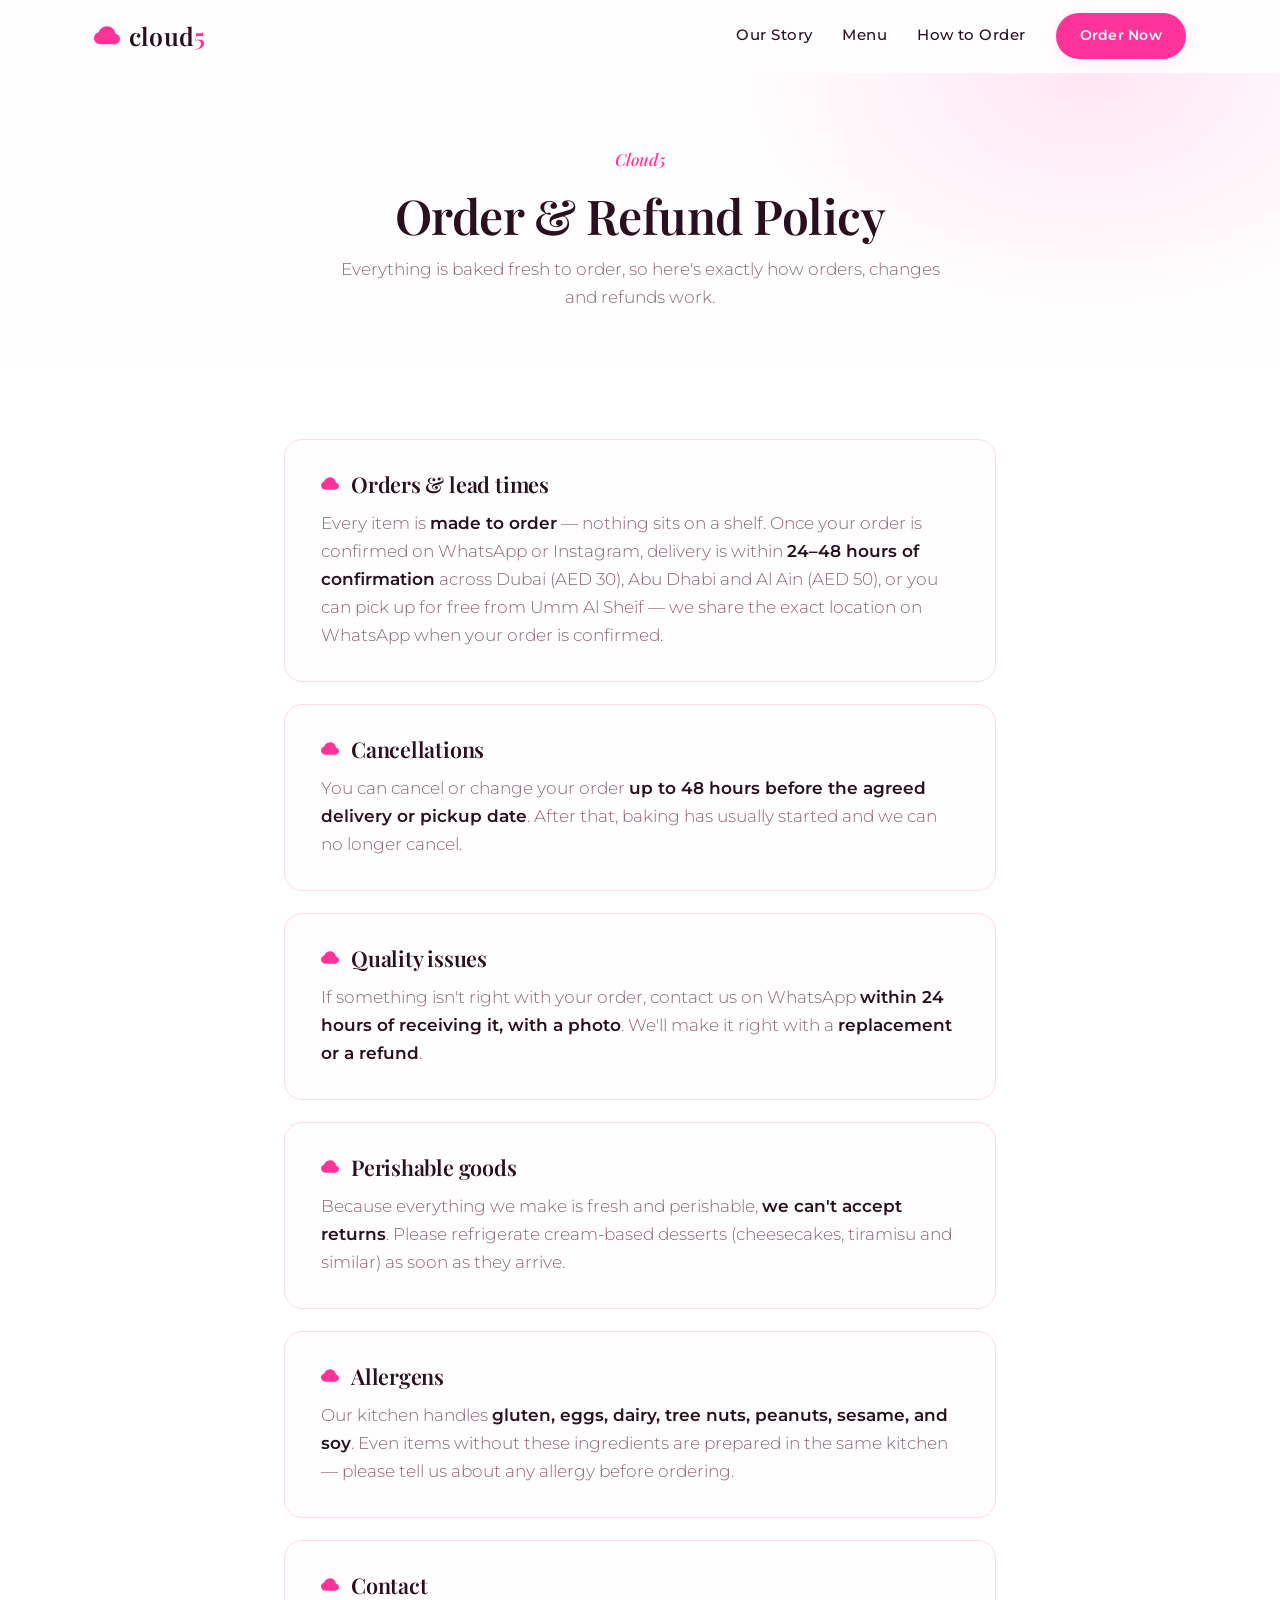
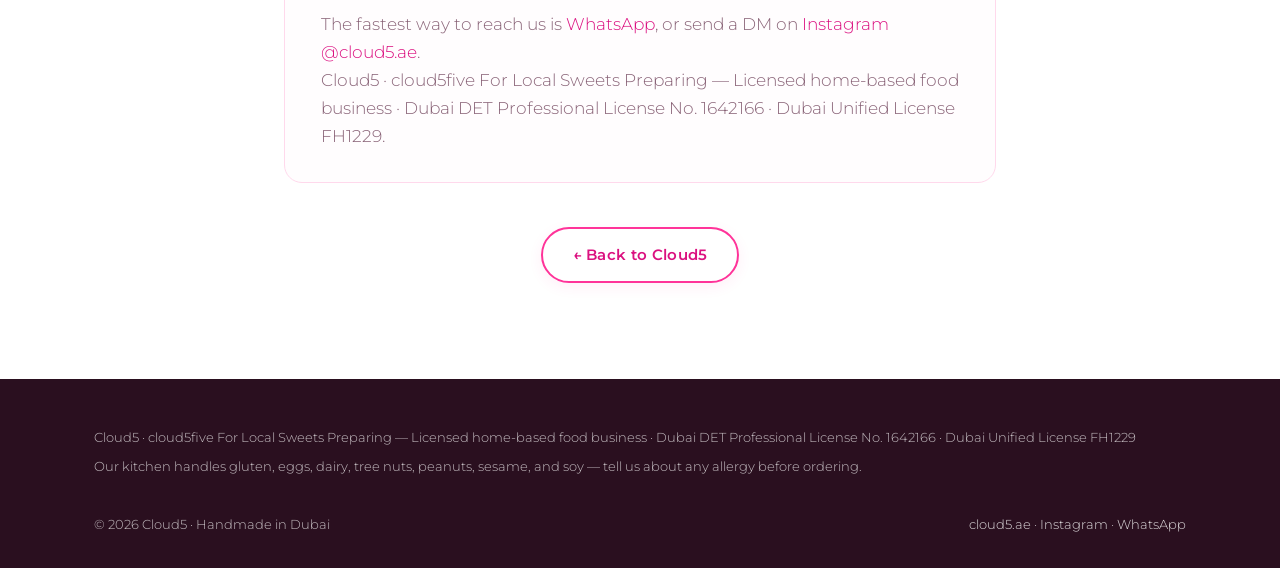
<file: policy.html>
<!DOCTYPE html>
<html lang="en">
<head>
  <meta charset="UTF-8" />
  <meta name="viewport" content="width=device-width, initial-scale=1.0" />
  <title>Order &amp; Refund Policy — Cloud5</title>
  <meta name="description" content="How ordering works at Cloud5 — lead times, cancellations, quality issues, perishable goods, allergens and how to reach us." />
  <link rel="canonical" href="https://cloud5.ae/policy.html" />
  <link rel="preconnect" href="https://fonts.googleapis.com" />
  <link rel="preconnect" href="https://fonts.gstatic.com" crossorigin />
  <link href="https://fonts.googleapis.com/css2?family=Playfair+Display:ital,wght@0,400;0,500;0,600;0,700;1,400;1,500;1,700&family=Montserrat:wght@300;400;500;600&display=swap" rel="stylesheet" />
  <link rel="stylesheet" href="styles.css" />
  <link rel="icon" href="data:image/svg+xml,%3Csvg xmlns='http://www.w3.org/2000/svg' viewBox='0 0 64 64'%3E%3Crect width='64' height='64' rx='14' fill='%23FF3399'/%3E%3Cpath transform='translate(8 10) scale(3)' fill='%23FFFFFF' d='M4.406 3.342A5.53 5.53 0 0 1 8 2c2.69 0 4.923 2 5.166 4.579C14.758 6.804 16 8.137 16 9.773 16 11.569 14.502 13 12.687 13H3.781C1.708 13 0 11.366 0 9.318c0-1.763 1.266-3.223 2.942-3.593.143-.863.698-1.723 1.464-2.383z'/%3E%3C/svg%3E" />
</head>
<body>
  <a class="skip" href="#main">Skip to content</a>

  <!-- Navigation -->
  <header class="nav" id="nav">
    <div class="container nav__inner">
      <a href="index.html" class="brand" aria-label="Cloud5 — home">
        <svg class="brand__cloud" viewBox="0 0 16 16" aria-hidden="true" focusable="false"><path d="M4.406 3.342A5.53 5.53 0 0 1 8 2c2.69 0 4.923 2 5.166 4.579C14.758 6.804 16 8.137 16 9.773 16 11.569 14.502 13 12.687 13H3.781C1.708 13 0 11.366 0 9.318c0-1.763 1.266-3.223 2.942-3.593.143-.863.698-1.723 1.464-2.383z"/></svg>
        <span class="brand__name">cloud<em>5</em></span>
      </a>
      <nav class="nav__links" id="navLinks" aria-label="Main navigation">
        <a href="index.html#story">Our Story</a>
        <a href="index.html#menu">Menu</a>
        <a href="index.html#how">How to Order</a>
        <a href="index.html#order" class="btn btn--sm">Order Now</a>
      </nav>
      <button class="nav__toggle" id="navToggle" aria-label="Toggle menu" aria-expanded="false" aria-controls="navLinks">
        <span></span><span></span><span></span>
      </button>
    </div>
  </header>

  <main id="main">
    <div class="page-hero">
      <div class="container">
        <span class="eyebrow">Cloud5</span>
        <h1>Order &amp; Refund Policy</h1>
        <p>Everything is baked fresh to order, so here's exactly how orders, changes and refunds work.</p>
      </div>
    </div>

    <div class="policy">
      <div class="container policy__wrap">

        <section id="orders">
          <h2><svg class="cat__cloud" viewBox="0 0 16 16" aria-hidden="true" focusable="false"><path d="M4.406 3.342A5.53 5.53 0 0 1 8 2c2.69 0 4.923 2 5.166 4.579C14.758 6.804 16 8.137 16 9.773 16 11.569 14.502 13 12.687 13H3.781C1.708 13 0 11.366 0 9.318c0-1.763 1.266-3.223 2.942-3.593.143-.863.698-1.723 1.464-2.383z"/></svg>Orders &amp; lead times</h2>
          <p>Every item is <strong>made to order</strong> — nothing sits on a shelf. Once your order is confirmed on WhatsApp or Instagram, delivery is within <strong>24&ndash;48 hours of confirmation</strong> across Dubai (AED 30), Abu Dhabi and Al Ain (AED 50), or you can pick up for free from Umm Al Sheif — we share the exact location on WhatsApp when your order is confirmed.</p>
        </section>

        <section id="cancellations">
          <h2><svg class="cat__cloud" viewBox="0 0 16 16" aria-hidden="true" focusable="false"><path d="M4.406 3.342A5.53 5.53 0 0 1 8 2c2.69 0 4.923 2 5.166 4.579C14.758 6.804 16 8.137 16 9.773 16 11.569 14.502 13 12.687 13H3.781C1.708 13 0 11.366 0 9.318c0-1.763 1.266-3.223 2.942-3.593.143-.863.698-1.723 1.464-2.383z"/></svg>Cancellations</h2>
          <p>You can cancel or change your order <strong>up to 48 hours before the agreed delivery or pickup date</strong>. After that, baking has usually started and we can no longer cancel.</p>
        </section>

        <section id="quality">
          <h2><svg class="cat__cloud" viewBox="0 0 16 16" aria-hidden="true" focusable="false"><path d="M4.406 3.342A5.53 5.53 0 0 1 8 2c2.69 0 4.923 2 5.166 4.579C14.758 6.804 16 8.137 16 9.773 16 11.569 14.502 13 12.687 13H3.781C1.708 13 0 11.366 0 9.318c0-1.763 1.266-3.223 2.942-3.593.143-.863.698-1.723 1.464-2.383z"/></svg>Quality issues</h2>
          <p>If something isn't right with your order, contact us on WhatsApp <strong>within 24 hours of receiving it, with a photo</strong>. We'll make it right with a <strong>replacement or a refund</strong>.</p>
        </section>

        <section id="perishables">
          <h2><svg class="cat__cloud" viewBox="0 0 16 16" aria-hidden="true" focusable="false"><path d="M4.406 3.342A5.53 5.53 0 0 1 8 2c2.69 0 4.923 2 5.166 4.579C14.758 6.804 16 8.137 16 9.773 16 11.569 14.502 13 12.687 13H3.781C1.708 13 0 11.366 0 9.318c0-1.763 1.266-3.223 2.942-3.593.143-.863.698-1.723 1.464-2.383z"/></svg>Perishable goods</h2>
          <p>Because everything we make is fresh and perishable, <strong>we can't accept returns</strong>. Please refrigerate cream-based desserts (cheesecakes, tiramisu and similar) as soon as they arrive.</p>
        </section>

        <section id="allergens">
          <h2><svg class="cat__cloud" viewBox="0 0 16 16" aria-hidden="true" focusable="false"><path d="M4.406 3.342A5.53 5.53 0 0 1 8 2c2.69 0 4.923 2 5.166 4.579C14.758 6.804 16 8.137 16 9.773 16 11.569 14.502 13 12.687 13H3.781C1.708 13 0 11.366 0 9.318c0-1.763 1.266-3.223 2.942-3.593.143-.863.698-1.723 1.464-2.383z"/></svg>Allergens</h2>
          <p>Our kitchen handles <strong>gluten, eggs, dairy, tree nuts, peanuts, sesame, and soy</strong>. Even items without these ingredients are prepared in the same kitchen — please tell us about any allergy before ordering.</p>
        </section>

        <section id="contact">
          <h2><svg class="cat__cloud" viewBox="0 0 16 16" aria-hidden="true" focusable="false"><path d="M4.406 3.342A5.53 5.53 0 0 1 8 2c2.69 0 4.923 2 5.166 4.579C14.758 6.804 16 8.137 16 9.773 16 11.569 14.502 13 12.687 13H3.781C1.708 13 0 11.366 0 9.318c0-1.763 1.266-3.223 2.942-3.593.143-.863.698-1.723 1.464-2.383z"/></svg>Contact</h2>
          <p>The fastest way to reach us is <a data-wa href="index.html#order" target="_blank" rel="noopener">WhatsApp</a>, or send a DM on <a href="https://www.instagram.com/cloud5.ae/" target="_blank" rel="noopener">Instagram @cloud5.ae</a>.</p>
          <p>Cloud5 · cloud5five For Local Sweets Preparing — Licensed home-based food business · Dubai DET Professional License No. 1642166 · Dubai Unified License FH1229.</p>
        </section>

        <div class="policy__back">
          <a class="btn btn--ghost" href="index.html">&larr; Back to Cloud5</a>
        </div>

      </div>
    </div>
  </main>

  <!-- Footer -->
  <footer class="footer">
    <div class="container footer__legal" style="border-top: 0; padding-top: 48px;">
      <p>Cloud5 · cloud5five For Local Sweets Preparing — Licensed home-based food business · Dubai DET Professional License No. 1642166 · Dubai Unified License FH1229</p>
      <p>Our kitchen handles gluten, eggs, dairy, tree nuts, peanuts, sesame, and soy — tell us about any allergy before ordering.</p>
    </div>
    <div class="container footer__bottom">
      <span>&copy; <span id="year"></span> Cloud5 · Handmade in Dubai</span>
      <span><a href="index.html">cloud5.ae</a> · <a href="https://www.instagram.com/cloud5.ae/" target="_blank" rel="noopener">Instagram</a> · <a data-wa href="index.html#order" target="_blank" rel="noopener">WhatsApp</a></span>
    </div>
  </footer>

  <script src="script.js"></script>
</body>
</html>
</file>
<file: styles.css>
/* ============================================================
   Cloud5 — cloud5.ae
   Brand: hot pink #FF3399 + white (Cloud5 Brand Guidelines)
   Type:  Playfair Display (heading/sub-head) · Montserrat (body)
   ============================================================ */

:root {
  --pink: #FF3399;
  --pink-deep: #DB1180;
  --pink-dark: #A50D61;
  --pink-soft: #FFD6EA;
  --blush: #FFF1F8;
  --blush-2: #FFE7F3;
  --cream: #FFFDFE;
  --white: #FFFFFF;
  --ink: #2A0F1F;
  --muted: #8A6478;
  --line: #FFD9EC;
  --serif: "Playfair Display", "Georgia", serif;
  --sans: "Montserrat", -apple-system, BlinkMacSystemFont, "Segoe UI", sans-serif;
  --r-sm: 12px;
  --r-md: 18px;
  --r-lg: 24px;
  --r-xl: 32px;
  --shadow-sm: 0 4px 14px rgba(255, 51, 153, 0.08);
  --shadow-md: 0 12px 32px rgba(255, 51, 153, 0.12);
  --shadow-lg: 0 24px 60px rgba(255, 51, 153, 0.16);
  --cloud-pink: url("data:image/svg+xml,%3Csvg xmlns='http://www.w3.org/2000/svg' viewBox='0 0 16 16'%3E%3Cpath fill='%23FF3399' d='M4.406 3.342A5.53 5.53 0 0 1 8 2c2.69 0 4.923 2 5.166 4.579C14.758 6.804 16 8.137 16 9.773 16 11.569 14.502 13 12.687 13H3.781C1.708 13 0 11.366 0 9.318c0-1.763 1.266-3.223 2.942-3.593.143-.863.698-1.723 1.464-2.383z'/%3E%3C/svg%3E");
  --cloud-white: url("data:image/svg+xml,%3Csvg xmlns='http://www.w3.org/2000/svg' viewBox='0 0 16 16'%3E%3Cpath fill='%23FFFFFF' d='M4.406 3.342A5.53 5.53 0 0 1 8 2c2.69 0 4.923 2 5.166 4.579C14.758 6.804 16 8.137 16 9.773 16 11.569 14.502 13 12.687 13H3.781C1.708 13 0 11.366 0 9.318c0-1.763 1.266-3.223 2.942-3.593.143-.863.698-1.723 1.464-2.383z'/%3E%3C/svg%3E");
}

* { margin: 0; padding: 0; box-sizing: border-box; }

html { scroll-behavior: smooth; }
@media (prefers-reduced-motion: reduce) {
  html { scroll-behavior: auto; }
}

body {
  font-family: var(--sans);
  font-weight: 400;
  font-size: 16.5px;
  line-height: 1.7;
  color: var(--ink);
  background: var(--cream);
  -webkit-font-smoothing: antialiased;
}

h1, h2, h3 { font-family: var(--serif); font-weight: 600; line-height: 1.15; letter-spacing: -0.01em; }
h4 { font-family: var(--serif); font-weight: 600; line-height: 1.25; }

a { color: var(--pink-deep); text-decoration: none; }
a:hover { color: var(--pink); }

:focus-visible {
  outline: 3px solid var(--pink);
  outline-offset: 3px;
  border-radius: 4px;
}

.container { max-width: 1140px; margin: 0 auto; padding: 0 24px; }

/* ---------- Skip link ---------- */
.skip {
  position: absolute; left: -9999px; top: 0; z-index: 200;
  background: var(--pink); color: var(--white);
  padding: 10px 18px; border-radius: 0 0 var(--r-sm) 0;
  font-weight: 600; font-size: 0.9rem;
}
.skip:focus { left: 0; color: var(--white); }

/* ---------- Buttons ---------- */
.btn {
  display: inline-block;
  background: var(--pink);
  color: var(--white);
  font-family: var(--sans);
  font-weight: 600;
  font-size: 0.95rem;
  letter-spacing: 0.02em;
  padding: 13px 30px;
  border: 2px solid var(--pink);
  border-radius: 999px;
  cursor: pointer;
  transition: transform 0.2s ease, box-shadow 0.2s ease, background 0.2s ease, border-color 0.2s ease;
  box-shadow: var(--shadow-sm);
}
.btn:hover {
  background: var(--pink-deep);
  border-color: var(--pink-deep);
  color: var(--white);
  transform: translateY(-2px);
  box-shadow: var(--shadow-md);
}
.btn--ghost { background: transparent; color: var(--pink-deep); }
.btn--ghost:hover { background: var(--blush-2); color: var(--pink-dark); transform: translateY(-2px); }
.btn--light { background: var(--white); border-color: var(--white); color: var(--pink-deep); }
.btn--light:hover { background: var(--blush); border-color: var(--blush); color: var(--pink-dark); }
.btn--lg { padding: 16px 38px; font-size: 1rem; }
.btn--sm { padding: 9px 22px; font-size: 0.85rem; }
.btn--block { display: block; width: 100%; }

/* ---------- Navigation ---------- */
.nav {
  position: sticky; top: 0; z-index: 100;
  background: rgba(255, 253, 254, 0.92);
  backdrop-filter: blur(12px);
  -webkit-backdrop-filter: blur(12px);
  border-bottom: 1px solid transparent;
  transition: box-shadow 0.25s ease, border-color 0.25s ease;
}
.nav.scrolled { border-color: var(--line); box-shadow: 0 6px 24px rgba(255, 51, 153, 0.08); }
.nav__inner { display: flex; align-items: center; justify-content: space-between; height: 72px; }

.brand { display: inline-flex; align-items: center; gap: 9px; }
.brand__cloud { width: 26px; height: 26px; fill: var(--pink); flex-shrink: 0; }
.brand__name {
  font-family: var(--serif);
  font-weight: 600;
  font-size: 1.55rem;
  color: var(--ink);
  letter-spacing: 0.01em;
  line-height: 1;
}
.brand__name em { font-style: normal; color: var(--pink); }

.nav__links { display: flex; align-items: center; gap: 30px; }
.nav__links a:not(.btn) {
  color: var(--ink);
  font-weight: 500;
  font-size: 0.92rem;
  letter-spacing: 0.03em;
}
.nav__links a:not(.btn):hover { color: var(--pink); }

.nav__toggle {
  display: none;
  flex-direction: column;
  justify-content: center;
  gap: 5px;
  width: 44px; height: 44px;
  background: none; border: 0; cursor: pointer;
  padding: 10px;
}
.nav__toggle span {
  display: block; height: 2px; width: 100%;
  background: var(--ink); border-radius: 2px;
  transition: transform 0.25s ease, opacity 0.25s ease;
}
.nav__toggle[aria-expanded="true"] span:nth-child(1) { transform: translateY(7px) rotate(45deg); }
.nav__toggle[aria-expanded="true"] span:nth-child(2) { opacity: 0; }
.nav__toggle[aria-expanded="true"] span:nth-child(3) { transform: translateY(-7px) rotate(-45deg); }

/* ---------- Media placeholders (Omar's media drops in here later) ---------- */
.ph {
  position: relative;
  display: flex;
  align-items: flex-end;
  justify-content: center;
  overflow: hidden;
  border-radius: var(--r-lg);
  background: linear-gradient(150deg, #FFE0EF 0%, #FFC4E1 55%, #FFABD5 100%);
}
.ph::before {
  content: "";
  position: absolute; inset: 12px;
  border: 1.5px dashed rgba(255, 51, 153, 0.35);
  border-radius: calc(var(--r-lg) - 8px);
  pointer-events: none;
}
.ph::after {
  content: "";
  position: absolute; inset: 0;
  background: var(--cloud-pink) center 40% / 32% auto no-repeat;
  opacity: 0.35;
  pointer-events: none;
}
.ph__soon {
  position: relative; z-index: 1;
  margin-bottom: 16%;
  font-size: 0.68rem;
  font-weight: 600;
  letter-spacing: 0.22em;
  text-transform: uppercase;
  color: var(--pink-dark);
  opacity: 0.75;
}
.ph.has-media > img {
  position: absolute;
  inset: 0;
  width: 100%;
  height: 100%;
  object-fit: cover;
  display: block;
}
.ph.has-media::before,
.ph.has-media::after { display: none; }
.ph--bold { background: linear-gradient(150deg, #FF7CBE 0%, #FF3399 58%, #E5137E 100%); }
.ph--bold::before { border-color: rgba(255, 255, 255, 0.45); }
.ph--bold::after { background-image: var(--cloud-white); opacity: 0.4; }
.ph--bold .ph__soon { color: var(--white); opacity: 0.9; }
.ph--hero { aspect-ratio: 4 / 3; border-radius: var(--r-xl); box-shadow: var(--shadow-lg); }
.ph--story { aspect-ratio: 4 / 5; border-radius: var(--r-xl); box-shadow: var(--shadow-md); }
.ph--menu { aspect-ratio: 4 / 3; border-radius: var(--r-md) var(--r-md) 0 0; }
.ph--menu::before { border-radius: calc(var(--r-md) - 6px); }
.ph--square { aspect-ratio: 1 / 1; }

/* ---------- Hero ---------- */
.hero {
  position: relative;
  overflow: hidden;
  background:
    radial-gradient(620px 420px at 88% 8%, var(--blush-2) 0%, transparent 62%),
    radial-gradient(520px 400px at 4% 92%, var(--blush) 0%, transparent 65%),
    var(--cream);
  padding: 72px 0 96px;
}
.hero__inner {
  display: grid;
  grid-template-columns: 1.05fr 0.95fr;
  gap: 56px;
  align-items: center;
}
.eyebrow {
  display: inline-block;
  font-family: var(--serif);
  font-style: italic;
  font-weight: 500;
  font-size: 1.05rem;
  color: var(--pink);
  margin-bottom: 14px;
}
.hero__title {
  font-size: clamp(2.5rem, 5.2vw, 3.9rem);
  font-weight: 600;
  margin-bottom: 22px;
}
.hero__title .accent { font-style: italic; color: var(--pink); }
.hero__sub {
  font-weight: 300;
  font-size: 1.1rem;
  color: var(--muted);
  max-width: 46ch;
  margin-bottom: 32px;
}
.hero__cta { display: flex; flex-wrap: wrap; gap: 14px; margin-bottom: 36px; }
.hero__meta {
  display: flex; flex-wrap: wrap; gap: 10px 22px;
  font-size: 0.82rem;
  font-weight: 500;
  letter-spacing: 0.06em;
  text-transform: uppercase;
  color: var(--muted);
}
.hero__meta span::before { content: "☁ "; color: var(--pink); }

/* ---------- Section heads ---------- */
.section-head { text-align: center; max-width: 640px; margin: 0 auto 56px; }
.section-head h2 { font-size: clamp(1.9rem, 3.6vw, 2.6rem); margin-bottom: 14px; }
.section-head p { color: var(--muted); font-weight: 300; }

/* ---------- Story ---------- */
.story { padding: 100px 0; background: var(--white); }
.story__grid {
  display: grid;
  grid-template-columns: 0.85fr 1.15fr;
  gap: 64px;
  align-items: center;
}
.story__media { position: relative; }
.story__badge {
  position: absolute;
  right: -18px; bottom: 30px;
  background: var(--white);
  border-radius: var(--r-md);
  box-shadow: var(--shadow-md);
  padding: 16px 22px;
  text-align: center;
  font-family: var(--serif);
  font-weight: 700;
  font-size: 1.35rem;
  color: var(--pink);
  line-height: 1.1;
}
.story__badge small {
  display: block;
  font-family: var(--sans);
  font-weight: 500;
  font-size: 0.7rem;
  letter-spacing: 0.12em;
  text-transform: uppercase;
  color: var(--muted);
  margin-top: 4px;
}
.story__text h2 { font-size: clamp(1.9rem, 3.4vw, 2.5rem); margin-bottom: 20px; }
.story__text p { color: var(--muted); font-weight: 300; margin-bottom: 16px; }
.story__text p strong { color: var(--ink); font-weight: 600; }
.story__sign {
  font-family: var(--serif);
  font-style: italic;
  font-size: 1.3rem;
  color: var(--pink);
  margin: 6px 0 26px;
}

/* ---------- Menu ---------- */
.menu { padding: 100px 0; background: var(--blush); }
.menu__group { margin-bottom: 56px; }
.menu__group:last-of-type { margin-bottom: 0; }
.menu__cat {
  display: flex; align-items: center; gap: 16px;
  font-size: 1.45rem;
  margin-bottom: 26px;
}
.menu__cat::after { content: ""; flex: 1; height: 1px; background: var(--line); }
.menu__cat .cat__cloud { width: 20px; height: 20px; fill: var(--pink); flex-shrink: 0; }
.menu__grid {
  display: grid;
  grid-template-columns: repeat(auto-fill, minmax(240px, 1fr));
  gap: 24px;
}
.item {
  background: var(--white);
  border-radius: var(--r-md);
  box-shadow: var(--shadow-sm);
  overflow: hidden;
  display: flex;
  flex-direction: column;
  transition: transform 0.25s ease, box-shadow 0.25s ease;
}
.item:hover { transform: translateY(-5px); box-shadow: var(--shadow-md); }
.item__body { padding: 20px 22px 22px; display: flex; flex-direction: column; flex: 1; }
.item__head { display: flex; justify-content: space-between; align-items: baseline; gap: 12px; margin-bottom: 6px; }
.item__head h4 { font-size: 1.12rem; }
.item__price { font-weight: 600; font-size: 0.9rem; color: var(--pink-deep); white-space: nowrap; }
.item__body > p { font-weight: 300; font-size: 0.9rem; color: var(--muted); margin-bottom: 10px; }
.item__note {
  display: inline-block;
  align-self: flex-start;
  background: var(--blush-2);
  color: var(--pink-dark);
  font-size: 0.72rem;
  font-weight: 600;
  letter-spacing: 0.04em;
  padding: 4px 12px;
  border-radius: 999px;
  margin-bottom: 10px;
}
.item__order {
  margin-top: auto;
  font-size: 0.75rem;
  font-weight: 600;
  letter-spacing: 0.16em;
  text-transform: uppercase;
  color: var(--pink-deep);
}
.item__order:hover { color: var(--pink-dark); }
.menu__note {
  text-align: center;
  font-family: var(--serif);
  font-style: italic;
  font-size: 1.1rem;
  color: var(--muted);
  margin-top: 48px;
}

/* ---------- How ordering works ---------- */
.how { padding: 100px 0; background: var(--white); }
.how__grid {
  display: grid;
  grid-template-columns: repeat(5, 1fr);
  gap: 20px;
}
.step {
  background: var(--cream);
  border: 1px solid var(--line);
  border-radius: var(--r-md);
  padding: 28px 22px;
  transition: transform 0.25s ease, box-shadow 0.25s ease;
}
.step:hover { transform: translateY(-4px); box-shadow: var(--shadow-sm); }
.step__num {
  font-family: var(--serif);
  font-weight: 700;
  font-style: italic;
  font-size: 2rem;
  color: var(--pink);
  line-height: 1;
  margin-bottom: 12px;
}
.step h3 { font-size: 1.05rem; margin-bottom: 8px; }
.step p { font-weight: 300; font-size: 0.85rem; color: var(--muted); }
.how__pickup {
  text-align: center;
  margin-top: 44px;
  font-weight: 300;
  color: var(--muted);
}
.how__pickup strong { color: var(--ink); font-weight: 600; }

/* ---------- Instagram strip ---------- */
.insta { padding: 100px 0; background: var(--blush); }
.insta__grid {
  display: grid;
  grid-template-columns: repeat(4, 1fr);
  gap: 20px;
  margin-bottom: 40px;
}
.insta__cta { text-align: center; }

/* ---------- Order ---------- */
.order { padding: 100px 0; background: var(--white); }
.order__panel {
  position: relative;
  overflow: hidden;
  background: linear-gradient(140deg, #FF54AB 0%, #FF3399 45%, #DB1180 100%);
  border-radius: var(--r-xl);
  box-shadow: var(--shadow-lg);
  padding: 72px 64px;
  text-align: center;
  color: var(--white);
}
.order__panel::before {
  content: "";
  position: absolute; inset: 0;
  background: var(--cloud-white) 0 0 / 120px auto repeat;
  opacity: 0.07;
  pointer-events: none;
}
.order__panel > * { position: relative; }
.order__panel h2 { font-size: clamp(1.9rem, 3.6vw, 2.6rem); margin-bottom: 14px; }
.order__panel > p { font-weight: 300; max-width: 54ch; margin: 0 auto 30px; color: rgba(255, 255, 255, 0.92); }
.order__delivery {
  font-size: 0.85rem !important;
  font-weight: 500 !important;
  letter-spacing: 0.05em;
  margin-top: 22px !important;
  color: rgba(255, 255, 255, 0.85) !important;
}
.order__form {
  background: var(--white);
  border-radius: var(--r-lg);
  box-shadow: var(--shadow-md);
  padding: 34px;
  max-width: 620px;
  margin: 38px auto 0;
  text-align: left;
}
.order__row { display: grid; grid-template-columns: 1fr 1fr; gap: 14px; margin-bottom: 14px; }
.order__form input,
.order__form textarea {
  width: 100%;
  font-family: var(--sans);
  font-size: 0.95rem;
  color: var(--ink);
  background: var(--cream);
  border: 1.5px solid var(--line);
  border-radius: var(--r-sm);
  padding: 13px 16px;
  transition: border-color 0.2s ease;
}
.order__form input::placeholder,
.order__form textarea::placeholder { color: var(--muted); font-weight: 300; }
.order__form input:focus,
.order__form textarea:focus { outline: none; border-color: var(--pink); }
.order__form textarea { resize: vertical; margin-bottom: 16px; }
.order__note { margin-top: 18px; font-size: 0.9rem; font-weight: 500; min-height: 1.4em; }
.order__note.is-error { color: #FFE0B8; }

/* ---------- Footer ---------- */
.footer { background: var(--ink); color: rgba(255, 255, 255, 0.72); font-weight: 300; }
.footer a { color: rgba(255, 255, 255, 0.85); }
.footer a:hover { color: var(--pink-soft); }
.footer__inner {
  display: grid;
  grid-template-columns: 1.2fr 1fr 1fr;
  gap: 48px;
  padding: 72px 24px 48px;
}
.footer .brand__name { color: var(--white); }
.footer__brand p { margin-top: 16px; font-size: 0.92rem; max-width: 34ch; }
.footer__col h4 {
  font-family: var(--sans);
  font-weight: 600;
  font-size: 0.75rem;
  letter-spacing: 0.18em;
  text-transform: uppercase;
  color: var(--pink-soft);
  margin-bottom: 16px;
}
.footer__col a { display: block; font-size: 0.92rem; margin-bottom: 10px; }
.footer__legal {
  border-top: 1px solid rgba(255, 255, 255, 0.12);
  padding-top: 28px;
  padding-bottom: 28px;
  font-size: 0.8rem;
}
.footer__legal p { margin-bottom: 8px; }
.footer__bottom {
  display: flex;
  justify-content: space-between;
  flex-wrap: wrap;
  gap: 10px;
  padding-bottom: 32px;
  font-size: 0.8rem;
}

/* ---------- Policy page ---------- */
.page-hero {
  background:
    radial-gradient(560px 380px at 85% 0%, var(--blush-2) 0%, transparent 60%),
    var(--cream);
  padding: 72px 0 56px;
  text-align: center;
}
.page-hero h1 { font-size: clamp(2.1rem, 4.5vw, 3rem); margin-bottom: 12px; }
.page-hero p { color: var(--muted); font-weight: 300; max-width: 56ch; margin: 0 auto; }
.policy { padding: 72px 0 96px; background: var(--white); }
.policy__wrap { max-width: 760px; margin: 0 auto; }
.policy section {
  background: var(--cream);
  border: 1px solid var(--line);
  border-radius: var(--r-md);
  padding: 32px 36px;
  margin-bottom: 22px;
}
.policy h2 {
  font-size: 1.35rem;
  color: var(--ink);
  margin-bottom: 12px;
  display: flex;
  align-items: center;
  gap: 12px;
}
.policy h2 .cat__cloud { width: 18px; height: 18px; fill: var(--pink); flex-shrink: 0; }
.policy p, .policy li { font-weight: 300; color: var(--muted); }
.policy p strong, .policy li strong { color: var(--ink); font-weight: 600; }
.policy ul { padding-left: 20px; margin-top: 8px; }
.policy li { margin-bottom: 6px; }
.policy__back { text-align: center; margin-top: 44px; }

/* ---------- Scroll reveal ---------- */
.reveal { opacity: 0; transform: translateY(24px); transition: opacity 0.6s ease, transform 0.6s ease; }
.reveal.in { opacity: 1; transform: none; }
@media (prefers-reduced-motion: reduce) {
  .reveal { opacity: 1; transform: none; transition: none; }
  .btn, .item, .step { transition: none; }
}

/* ============================================================
   Responsive
   ============================================================ */
@media (max-width: 900px) {
  .hero__inner { grid-template-columns: 1fr; gap: 44px; }
  .hero { padding: 56px 0 80px; }
  .ph--hero { max-width: 560px; }
  .story__grid { grid-template-columns: 1fr; gap: 52px; }
  .story__media { max-width: 420px; }
  .story__badge { right: 12px; }
  .how__grid { grid-template-columns: repeat(2, 1fr); }
  .how__grid .step:last-child { grid-column: 1 / -1; }
  .insta__grid { grid-template-columns: repeat(2, 1fr); }
  .order__panel { padding: 56px 36px; }
  .footer__inner { grid-template-columns: 1fr 1fr; }
  .footer__brand { grid-column: 1 / -1; }
}

@media (max-width: 720px) {
  .nav__toggle { display: flex; }
  .nav__links {
    display: none;
    position: absolute;
    top: 72px; left: 0; right: 0;
    flex-direction: column;
    align-items: stretch;
    gap: 0;
    background: var(--white);
    border-bottom: 1px solid var(--line);
    box-shadow: var(--shadow-md);
    padding: 12px 24px 20px;
  }
  .nav__links.open { display: flex; }
  .nav__links a:not(.btn) { padding: 13px 4px; border-bottom: 1px solid var(--blush-2); }
  .nav__links .btn { margin-top: 14px; text-align: center; }
  .hero__title { font-size: clamp(2.1rem, 9vw, 2.7rem); }
  .menu, .how, .insta, .order, .story { padding: 72px 0; }
  /* Swipe-through galleries: each category is one horizontal snap row,
     bled to the screen edge, next card peeking to invite the swipe. */
  .menu__grid {
    grid-template-columns: none;
    grid-auto-flow: column;
    grid-auto-columns: min(76%, 300px);
    gap: 14px;
    overflow-x: auto;
    scroll-snap-type: x mandatory;
    scroll-padding-inline: 24px;
    margin-inline: -24px;
    padding: 4px 24px 18px;
    scrollbar-width: none;
    -webkit-overflow-scrolling: touch;
  }
  .menu__grid::-webkit-scrollbar { display: none; }
  .menu__grid .item { scroll-snap-align: center; }
  .insta__grid {
    grid-template-columns: none;
    grid-auto-flow: column;
    grid-auto-columns: min(62%, 240px);
    overflow-x: auto;
    scroll-snap-type: x mandatory;
    scroll-padding-inline: 24px;
    margin-inline: -24px;
    padding: 4px 24px 18px;
    scrollbar-width: none;
    -webkit-overflow-scrolling: touch;
  }
  .insta__grid::-webkit-scrollbar { display: none; }
  .insta__grid .ph { scroll-snap-align: center; }
  .item__body { padding: 14px 16px 16px; }
  .item__head { flex-direction: column; gap: 2px; }
  .how__grid { grid-template-columns: 1fr; }
  .order__panel { padding: 44px 22px; border-radius: var(--r-lg); }
  .order__form { padding: 22px; }
  .order__row { grid-template-columns: 1fr; }
  .footer__inner { grid-template-columns: 1fr; gap: 36px; padding-top: 56px; }
  .footer__bottom { flex-direction: column; }
  .policy section { padding: 24px 20px; }
}

@media (max-width: 460px) {
  .insta__grid { gap: 12px; }
}
</file>
